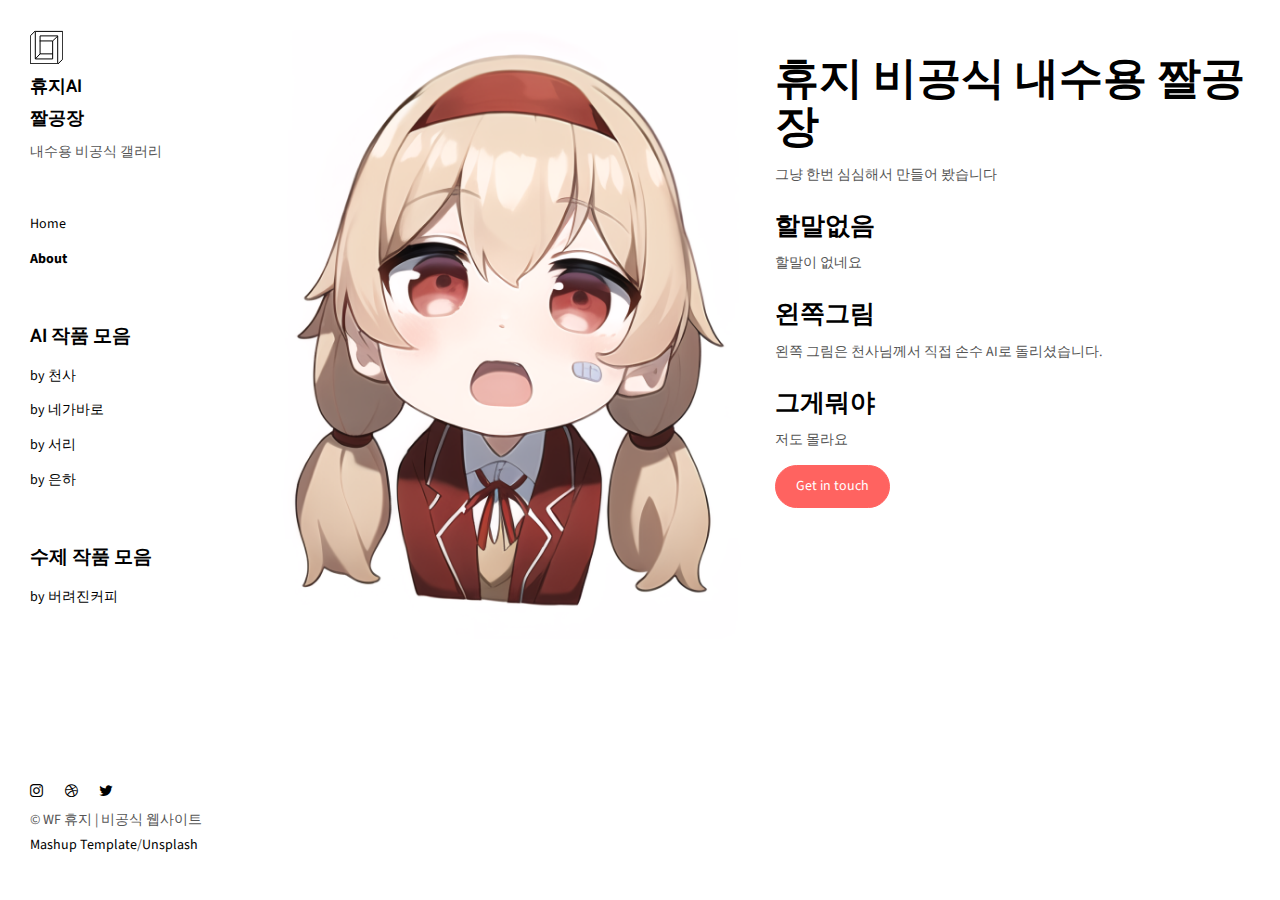
<file: about.html>
<!DOCTYPE html>
<html lang="en">

<head>
  <meta charset="UTF-8">
  <meta content="IE=edge" http-equiv="X-UA-Compatible">
  <meta content="width=device-width,initial-scale=1" name="viewport">
  <meta content="description" name="description">
  <meta name="google" content="notranslate" />
  <meta content="Mashup templates have been developped by Orson.io team" name="author">

  <!-- Disable tap highlight on IE -->
  <meta name="msapplication-tap-highlight" content="no">
  
  <link href="./assets/apple-icon-180x180.png" rel="apple-touch-icon">
  <link href="./assets/favicon.ico" rel="icon">



  <title>휴지 짤공장 (비공식)</title>  

<link href="./main.82cfd66e.css" rel="stylesheet"></head>

<body>

 <!-- Add your content of header -->
<header class="">
  <div class="navbar navbar-default visible-xs">
    <button type="button" class="navbar-toggle collapsed">
      <span class="sr-only">Toggle navigation</span>
      <span class="icon-bar"></span>
      <span class="icon-bar"></span>
      <span class="icon-bar"></span>
    </button>
    <a href="./index.html" class="navbar-brand">Mashup Template</a>
  </div>

  <nav class="sidebar">
    <div class="navbar-collapse" id="navbar-collapse">
      <div class="site-header hidden-xs">
          <a class="site-brand" href="./index.html" title="">
            <img class="img-responsive site-logo" alt="" src="./assets/images/mashup-logo.svg">
            휴지AI<br>짤공장
          </a>
        <p>내수용 비공식 갤러리</p>
      </div>
      <ul class="nav">
        <li><a href="./index.html" title="">Home</a></li>
        <li><a href="./about.html" title="">About</a></li>
        <p></p><br>
        <p>
        <h4>AI 작품 모음</h4>
        </p>
        <li><a href="./artist_1004.html" title="">by 천사</a></li>
        <li><a href="./artist_neba.html" title="">by 네가바로</a></li>
        <li><a href="./artist_seori.html" title="">by 서리</a></li>
        <li><a href="./artist_eunha.html" title="">by 은하</a></li>
        <p></p><br>
        <p>
        <h4>수제 작품 모음</h4>
        </p>
        <li><a href="./artist_coffee.html" title="">by 버려진커피</a></li>
<!--
        <li><a href="./contact.html" title="">Contact</a></li>
        <li><a href="./components.html" title=""></a></li>
-->
      </ul>

      <nav class="nav-footer">
        <p class="nav-footer-social-buttons">
          <a class="fa-icon" href="https://www.instagram.com/" title="">
            <i class="fa fa-instagram"></i>
          </a>
          <a class="fa-icon" href="https://dribbble.com/" title="">
            <i class="fa fa-dribbble"></i>
          </a>
          <a class="fa-icon" href="https://twitter.com/" title="">
            <i class="fa fa-twitter"></i>
          </a>
        </p>
        <p>© WF 휴지 | 비공식 웹사이트 <a href="http://www.mashup-template.com/" title="Create website with free html template">Mashup Template</a>/<a href="https://www.unsplash.com/" title="Beautiful Free Images">Unsplash</a></p>
      </nav>  
    </div> 
  </nav>
</header>
<main class="" id="main-collapse">


<div class="row">
  <div class="col-xs-12 col-md-6">
    <img class="img-responsive" alt="" src="./assets/images/1004/1004_27.png">
  </div>
  <div class="col-xs-12 col-md-6">
    <h1>휴지 비공식 내수용 짤공장</h1>
    
    <p>그냥 한번 심심해서 만들어 봤습니다</p>
    
    <h3>할말없음 </h3>

    <p>할말이 없네요</p>

    <h3>왼쪽그림 </h3>
    
    <p>왼쪽 그림은 천사님께서 직접 손수 AI로 돌리셨습니다.</p>
    <h3>그게뭐야 </h3>
    <p>저도 몰라요</p>
    
    <a href="contact.html" class="btn btn-primary" title=""> Get in touch</a>
 </div>
</div>
    
</main>

<script>
document.addEventListener("DOMContentLoaded", function (event) {
  navbarToggleSidebar();
  navActivePage();
});
</script>

<!-- Google Analytics: change UA-XXXXX-X to be your site's ID 

<script>
  (function (i, s, o, g, r, a, m) {
    i['GoogleAnalyticsObject'] = r; i[r] = i[r] || function () {
      (i[r].q = i[r].q || []).push(arguments)
    }, i[r].l = 1 * new Date(); a = s.createElement(o),
      m = s.getElementsByTagName(o)[0]; a.async = 1; a.src = g; m.parentNode.insertBefore(a, m)
  })(window, document, 'script', '//www.google-analytics.com/analytics.js', 'ga');
  ga('create', 'UA-XXXXX-X', 'auto');
  ga('send', 'pageview');
</script>

--> <script type="text/javascript" src="./main.85741bff.js"></script></body>

</html>
</file>
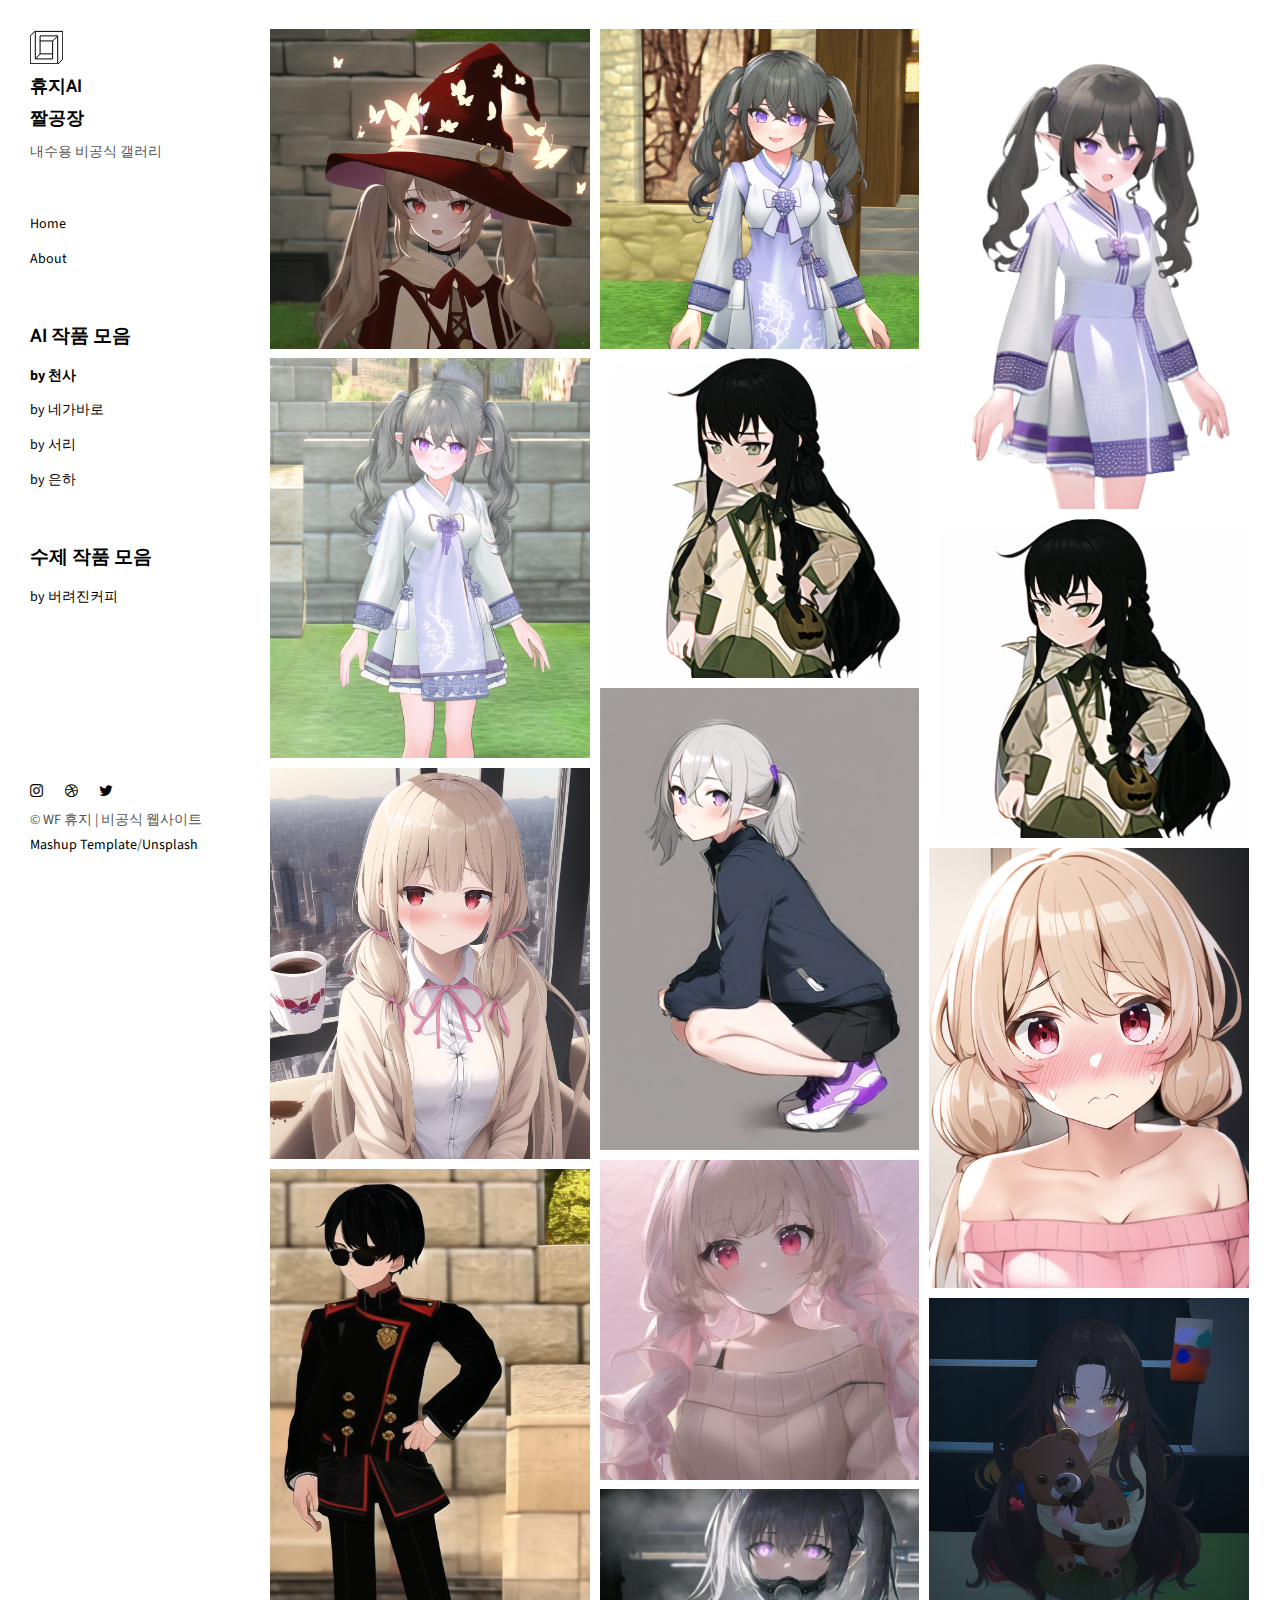
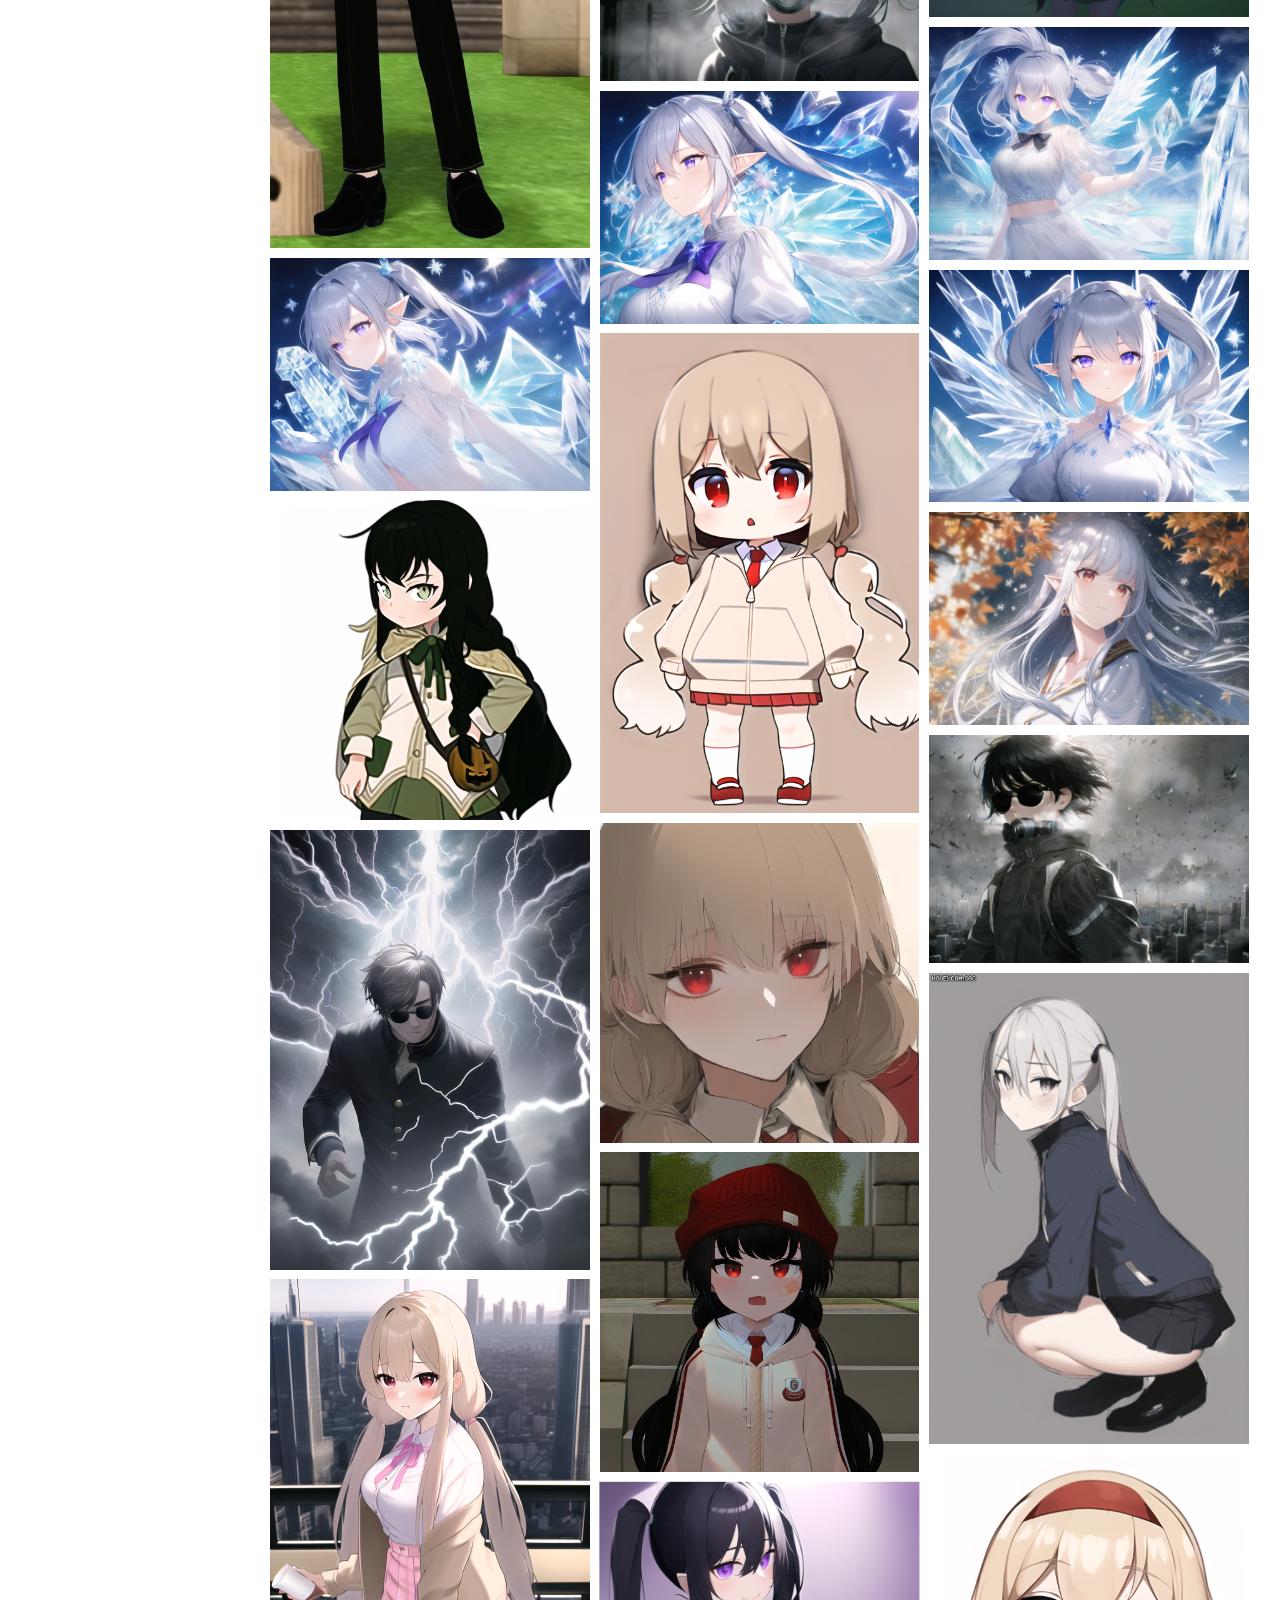
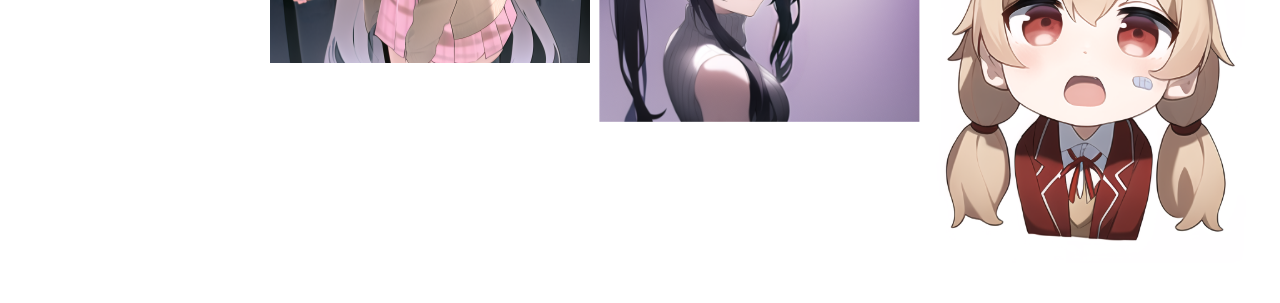
<file: artist_1004.html>
<!DOCTYPE html>
<html lang="en">

<head>
  <meta charset="UTF-8">
  <meta content="IE=edge" http-equiv="X-UA-Compatible">
  <meta content="width=device-width,initial-scale=1" name="viewport">
  <meta content="Page description" name="description">
  <meta name="google" content="notranslate" />
  <meta content="Mashup templates have been developped by Orson.io team" name="author">

  <!-- Disable tap highlight on IE -->
  <meta name="msapplication-tap-highlight" content="no">
  
  <link href="./assets/apple-icon-180x180.png" rel="apple-touch-icon">
  <link href="./assets/favicon.ico" rel="icon">



  <title>휴지 짤공장 (비공식)</title>  

<link href="./main.82cfd66e.css" rel="stylesheet"></head>

<body>

<!-- Add your content of header -->
<header class="">
  <div class="navbar navbar-default visible-xs">
    <button type="button" class="navbar-toggle collapsed">
      <span class="sr-only">Toggle navigation</span>
      <span class="icon-bar"></span>
      <span class="icon-bar"></span>
      <span class="icon-bar"></span>
    </button>
    <a href="./index.html" class="navbar-brand">Mashup Template</a>
  </div>

  <nav class="sidebar">
    <div class="navbar-collapse" id="navbar-collapse">
      <div class="site-header hidden-xs">
          <a class="site-brand" href="./index.html" title="">
            <img class="img-responsive site-logo" alt="" src="./assets/images/mashup-logo.svg">
            휴지AI<br>
            짤공장
          </a>
        <p>내수용 비공식 갤러리</p>
      </div>
      <ul class="nav">
        <li><a href="./index.html" title="">Home</a></li>
        <li><a href="./about.html" title="">About</a></li>
        <p></p><br>
        <p>
        <h4>AI 작품 모음</h4>
        </p>
        <li><a href="./artist_1004.html" title="">by 천사</a></li>
        <li><a href="./artist_neba.html" title="">by 네가바로</a></li>
        <li><a href="./artist_seori.html" title="">by 서리</a></li>
        <li><a href="./artist_eunha.html" title="">by 은하</a></li>
        <p></p><br>
        <p>
        <h4>수제 작품 모음</h4>
        </p>
        <li><a href="./artist_coffee.html" title="">by 버려진커피</a></li>
<!--
        <li><a href="./contact.html" title="">Contact</a></li>
        <li><a href="./components.html" title=""></a></li>
-->
      </ul>

      <nav class="nav-footer">
        <p class="nav-footer-social-buttons">
          <a class="fa-icon" href="https://www.instagram.com/" title="">
            <i class="fa fa-instagram"></i>
          </a>
          <a class="fa-icon" href="https://dribbble.com/" title="">
            <i class="fa fa-dribbble"></i>
          </a>
          <a class="fa-icon" href="https://twitter.com/" title="">
            <i class="fa fa-twitter"></i>
          </a>
        </p>
        <p>© WF 휴지 | 비공식 웹사이트 <a href="http://www.mashup-template.com/" title="Create website with free html template">Mashup Template</a>/<a href="https://www.unsplash.com/" title="Beautiful Free Images">Unsplash</a></p>
      </nav>  
    </div> 
  </nav>
</header>
<main class="" id="main-collapse">
</div>

<div class="hero-full-wrapper">
  <div class="grid">
  <div class="gutter-sizer"></div>
    <div class="grid-sizer"></div>
    
    <div class="grid-item">
      <img class="img-responsive" alt="" src="./assets/images/1004/1004_01.png">
      <a href="./assets/images/1004/1004_01.png" class="project-description">
        <div class="project-text-holder">
          <div class="project-text-inner">
            <h3>자캐</h3>
            <p>by 천사</p>
          </div>
        </div>
      </a>
    </div>

    <div class="grid-item">
      <img class="img-responsive" alt="" src="./assets/images/1004/1004_02.png">
      <a href="./assets/images/1004/1004_02.png" class="project-description">
        <div class="project-text-holder">
          <div class="project-text-inner">
            <h3>서리</h3>
            <p>by 천사</p>
          </div>
        </div>
      </a>
    </div>

    <div class="grid-item">
      <img class="img-responsive" alt="" src="./assets/images/1004/1004_03.png">
      <a href="./assets/images/1004/1004_03.png" class="project-description">
        <div class="project-text-holder">
          <div class="project-text-inner">
            <h3>서리</h3>
            <p>by 천사</p>
          </div>
        </div>
      </a>
    </div>

    <div class="grid-item">
      <img class="img-responsive" alt="" src="./assets/images/1004/1004_04.png">
      <a href="./assets/images/1004/1004_04.png" class="project-description">
        <div class="project-text-holder">
          <div class="project-text-inner">
            <h3>서리</h3>
            <p>by 천사</p>
          </div>
        </div>
      </a>
    </div>

    <div class="grid-item">
      <img class="img-responsive" alt="" src="./assets/images/1004/1004_05.png">
      <a href="./assets/images/1004/1004_05.png" class="project-description">
        <div class="project-text-holder">
          <div class="project-text-inner">
            <h3>삭삭구나</h3>
            <p>by 천사</p>
          </div>
        </div>
      </a>
    </div>

    <div class="grid-item">
      <img class="img-responsive" alt="" src="./assets/images/1004/1004_06.png">
      <a href="./assets/images/1004/1004_06.png" class="project-description">
        <div class="project-text-holder">
          <div class="project-text-inner">
            <h3>삭삭구나</h3>
            <p>by 천사</p>
          </div>
        </div>
      </a>
    </div>

    <div class="grid-item">
      <img class="img-responsive" alt="" src="./assets/images/1004/1004_07.png">
      <a href="./assets/images/1004/1004_07.png" class="project-description">
        <div class="project-text-holder">
          <div class="project-text-inner">
            <h3>서리</h3>
            <p>by 천사</p>
          </div>
        </div>
      </a>
    </div>

    <div class="grid-item">
      <img class="img-responsive" alt="" src="./assets/images/1004/1004_08.png">
      <a href="./assets/images/1004/1004_08.png" class="project-description">
        <div class="project-text-holder">
          <div class="project-text-inner">
            <h3>쏟아진커피</h3>
            <p>by 천사</p>
          </div>
        </div>
      </a>
    </div>

    <div class="grid-item">
      <img class="img-responsive" alt="" src="./assets/images/1004/1004_09.png">
      <a href="./assets/images/1004/1004_09.png" class="project-description">
        <div class="project-text-holder">
          <div class="project-text-inner">
            <h3>커비..?</h3>
            <p>by 천사</p>
          </div>
        </div>
      </a>
    </div>

    <div class="grid-item">
      <img class="img-responsive" alt="" src="./assets/images/1004/1004_10.png">
      <a href="./assets/images/1004/1004_10.png" class="project-description">
        <div class="project-text-holder">
          <div class="project-text-inner">
            <h3>커비</h3>
            <p>by 천사</p>
          </div>
        </div>
      </a>
    </div>

    <div class="grid-item">
      <img class="img-responsive" alt="" src="./assets/images/1004/1004_11.png">
      <a href="./assets/images/1004/1004_11.png" class="project-description">
        <div class="project-text-holder">
          <div class="project-text-inner">
            <h3>뭔가남캐</h3>
            <p>by 천사</p>
          </div>
        </div>
      </a>
    </div>

    <div class="grid-item">
      <img class="img-responsive" alt="" src="./assets/images/1004/1004_12.png">
      <a href="./assets/images/1004/1004_12.png" class="project-description">
        <div class="project-text-holder">
          <div class="project-text-inner">
            <h3>삭삭구나</h3>
            <p>by 천사</p>
          </div>
        </div>
      </a>
    </div>

    <div class="grid-item">
      <img class="img-responsive" alt="" src="./assets/images/1004/1004_13.png">
      <a href="./assets/images/1004/1004_13.png" class="project-description">
        <div class="project-text-holder">
          <div class="project-text-inner">
            <h3>무제</h3>
            <p>by 천사</p>
          </div>
        </div>
      </a>
    </div>

    <div class="grid-item">
      <img class="img-responsive" alt="" src="./assets/images/1004/1004_14.png">
      <a href="./assets/images/1004/1004_14.png" class="project-description">
        <div class="project-text-holder">
          <div class="project-text-inner">
            <h3>서리</h3>
            <p>by 천사</p>
          </div>
        </div>
      </a>
    </div>

    <div class="grid-item">
      <img class="img-responsive" alt="" src="./assets/images/1004/1004_15.png">
      <a href="./assets/images/1004/1004_15.png" class="project-description">
        <div class="project-text-holder">
          <div class="project-text-inner">
            <h3>서리</h3>
            <p>by 천사</p>
          </div>
        </div>
      </a>
    </div>

    <div class="grid-item">
      <img class="img-responsive" alt="" src="./assets/images/1004/1004_16.png">
      <a href="./assets/images/1004/1004_16.png" class="project-description">
        <div class="project-text-holder">
          <div class="project-text-inner">
            <h3>서리</h3>
            <p>by 천사</p>
          </div>
        </div>
      </a>
    </div>

    <div class="grid-item">
      <img class="img-responsive" alt="" src="./assets/images/1004/1004_17.png">
      <a href="./assets/images/1004/1004_17.png" class="project-description">
        <div class="project-text-holder">
          <div class="project-text-inner">
            <h3>서리</h3>
            <p>by 천사</p>
          </div>
        </div>
      </a>
    </div>

    <div class="grid-item">
      <img class="img-responsive" alt="" src="./assets/images/1004/1004_18.png">
      <a href="./assets/images/1004/1004_18.png" class="project-description">
        <div class="project-text-holder">
          <div class="project-text-inner">
            <h3>자캐SD</h3>
            <p>by 천사</p>
          </div>
        </div>
      </a>
    </div>

    <div class="grid-item">
      <img class="img-responsive" alt="" src="./assets/images/1004/1004_19.png">
      <a href="./assets/images/1004/1004_19.png" class="project-description">
        <div class="project-text-holder">
          <div class="project-text-inner">
            <h3>삭삭구나</h3>
            <p>by 천사</p>
          </div>
        </div>
      </a>
    </div>

    <div class="grid-item">
      <img class="img-responsive" alt="" src="./assets/images/1004/1004_20.png">
      <a href="./assets/images/1004/1004_20.png" class="project-description">
        <div class="project-text-holder">
          <div class="project-text-inner">
            <h3>은하</h3>
            <p>by 천사</p>
          </div>
        </div>
      </a>
    </div>

    <div class="grid-item">
      <img class="img-responsive" alt="" src="./assets/images/1004/1004_21.png">
      <a href="./assets/images/1004/1004_21.png" class="project-description">
        <div class="project-text-holder">
          <div class="project-text-inner">
            <h3>무제</h3>
            <p>by 천사</p>
          </div>
        </div>
      </a>
    </div>

    <div class="grid-item">
      <img class="img-responsive" alt="" src="./assets/images/1004/1004_22.png">
      <a href="./assets/images/1004/1004_22.png" class="project-description">
        <div class="project-text-holder">
          <div class="project-text-inner">
            <h3>자캐txt</h3>
            <p>by 천사</p>
          </div>
        </div>
      </a>
    </div>

    <div class="grid-item">
      <img class="img-responsive" alt="" src="./assets/images/1004/1004_23.png">
      <a href="./assets/images/1004/1004_23.png" class="project-description">
        <div class="project-text-holder">
          <div class="project-text-inner">
            <h3>무제</h3>
            <p>by 천사</p>
          </div>
        </div>
      </a>
    </div>

    <div class="grid-item">
      <img class="img-responsive" alt="" src="./assets/images/1004/1004_24.gif">
      <a href="./assets/images/1004/1004_24.gif" class="project-description">
        <div class="project-text-holder">
          <div class="project-text-inner">
            <h3>서리</h3>
            <p>by 천사</p>
          </div>
        </div>
      </a>
    </div>

    <div class="grid-item">
      <img class="img-responsive" alt="" src="./assets/images/1004/1004_25.png">
      <a href="./assets/images/1004/1004_25.png" class="project-description">
        <div class="project-text-holder">
          <div class="project-text-inner">
            <h3>자캐</h3>
            <p>by 천사</p>
          </div>
        </div>
      </a>
    </div>

    <div class="grid-item">
      <img class="img-responsive" alt="" src="./assets/images/1004/1004_26.png">
      <a href="./assets/images/1004/1004_26.png" class="project-description">
        <div class="project-text-holder">
          <div class="project-text-inner">
            <h3>버려진커피</h3>
            <p>by 천사</p>
          </div>
        </div>
      </a>
    </div>

    <div class="grid-item">
      <img class="img-responsive" alt="" src="./assets/images/1004/1004_27.png">
      <a href="./assets/images/1004/1004_27.png" class="project-description">
        <div class="project-text-holder">
          <div class="project-text-inner">
            <h3>천사SD</h3>
            <p>by 천사</p>
          </div>
        </div>
      </a>
    </div>

    <div class="grid-item">
      <img class="img-responsive" alt="" src="./assets/images/1004/1004_28.png">
      <a href="./assets/images/1004/1004_28.png" class="project-description">
        <div class="project-text-holder">
          <div class="project-text-inner">
            <h3>서리</h3>
            <p>by 천사</p>
          </div>
        </div>
      </a>
    </div>

  </div>
</div>

<script>
  document.addEventListener("DOMContentLoaded", function (event) {
     masonryBuild();
  });
</script>

</main>

<script>
document.addEventListener("DOMContentLoaded", function (event) {
  navbarToggleSidebar();
  navActivePage();
});
</script>

<!-- Google Analytics: change UA-XXXXX-X to be your site's ID 

<script>
  (function (i, s, o, g, r, a, m) {
    i['GoogleAnalyticsObject'] = r; i[r] = i[r] || function () {
      (i[r].q = i[r].q || []).push(arguments)
    }, i[r].l = 1 * new Date(); a = s.createElement(o),
      m = s.getElementsByTagName(o)[0]; a.async = 1; a.src = g; m.parentNode.insertBefore(a, m)
  })(window, document, 'script', '//www.google-analytics.com/analytics.js', 'ga');
  ga('create', 'UA-XXXXX-X', 'auto');
  ga('send', 'pageview');
</script>

--><script type="text/javascript" src="./main.85741bff.js"></script></body>

</html>
</file>
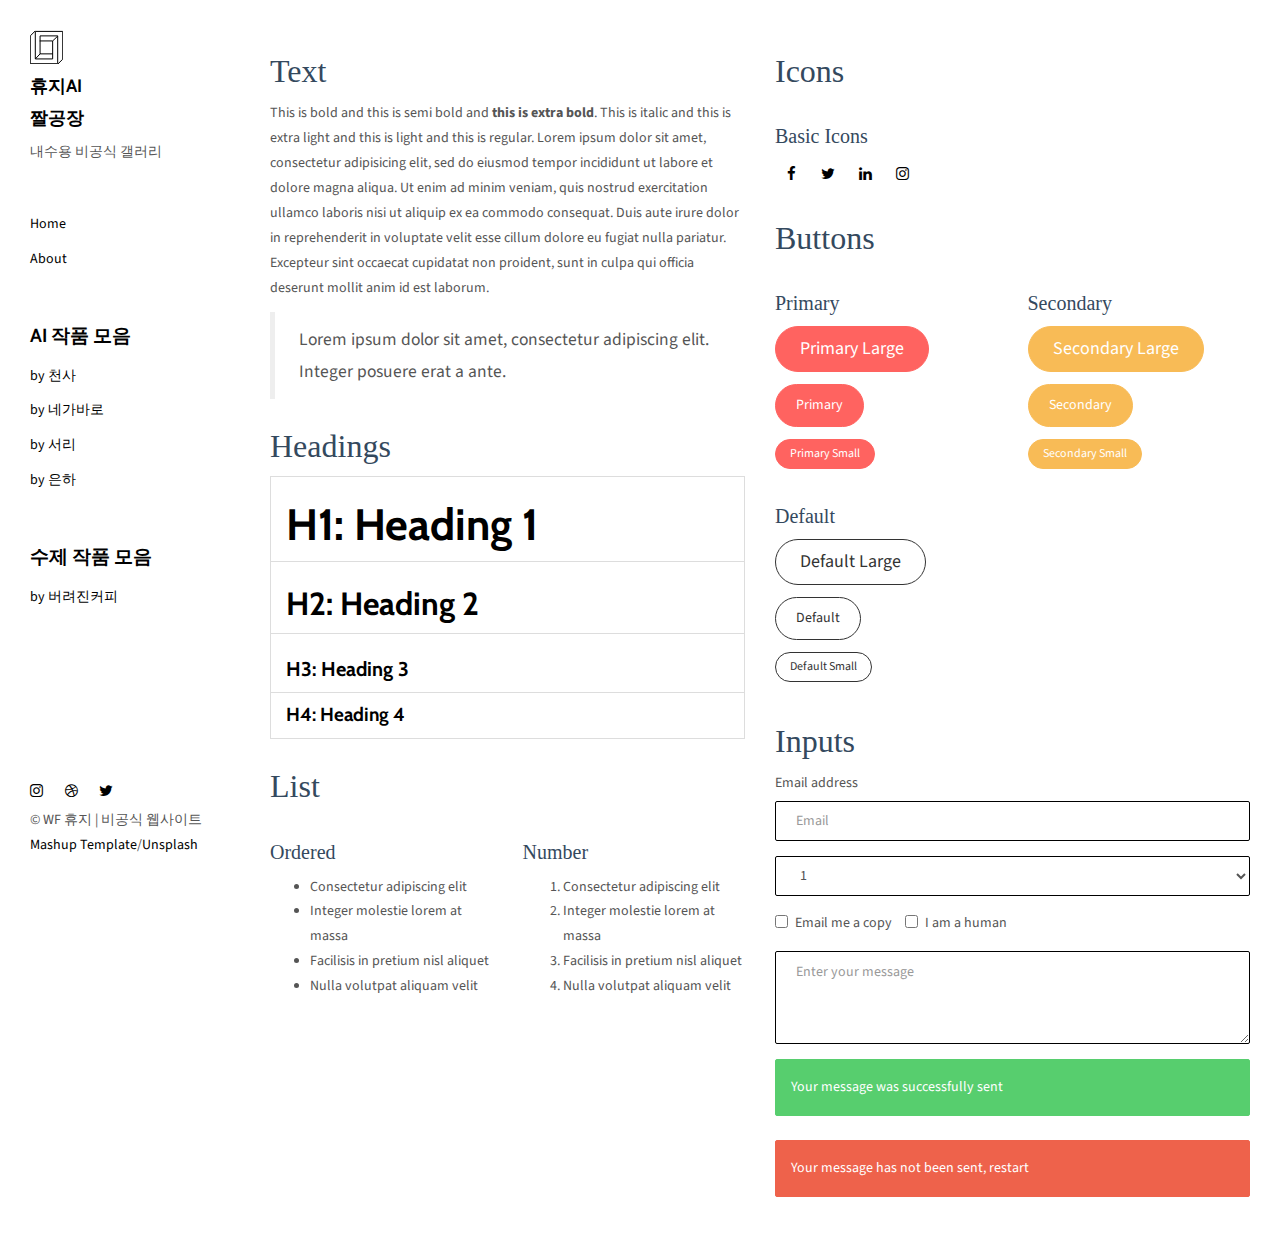
<file: components.html>
<!DOCTYPE html>
<html lang="en">

<head>
  <meta charset="UTF-8">
  <meta content="IE=edge" http-equiv="X-UA-Compatible">
  <meta content="width=device-width,initial-scale=1" name="viewport">
  <meta content="description" name="description">
  <meta name="google" content="notranslate" />
  <meta content="Mashup templates have been developped by Orson.io team" name="author">

  <!-- Disable tap highlight on IE -->
  <meta name="msapplication-tap-highlight" content="no">
  
  <link href="./assets/apple-icon-180x180.png" rel="apple-touch-icon">
  <link href="./assets/favicon.ico" rel="icon">



  <title>휴지 짤공장 (비공식)</title>  

<link href="./main.82cfd66e.css" rel="stylesheet"></head>

<body>

 <!-- Add your content of header -->
<header class="">
  <div class="navbar navbar-default visible-xs">
    <button type="button" class="navbar-toggle collapsed">
      <span class="sr-only">Toggle navigation</span>
      <span class="icon-bar"></span>
      <span class="icon-bar"></span>
      <span class="icon-bar"></span>
    </button>
    <a href="./index.html" class="navbar-brand">Mashup Template</a>
  </div>

  <nav class="sidebar">
    <div class="navbar-collapse" id="navbar-collapse">
      <div class="site-header hidden-xs">
          <a class="site-brand" href="./index.html" title="">
            <img class="img-responsive site-logo" alt="" src="./assets/images/mashup-logo.svg">
            휴지AI<br>짤공장
          </a>
        <p>내수용 비공식 갤러리</p>
      </div>
      <ul class="nav">
        <li><a href="./index.html" title="">Home</a></li>
        <li><a href="./about.html" title="">About</a></li>
        <p></p><br>
        <p>
        <h4>AI 작품 모음</h4>
        </p>
        <li><a href="./artist_1004.html" title="">by 천사</a></li>
        <li><a href="./artist_neba.html" title="">by 네가바로</a></li>
        <li><a href="./artist_seori.html" title="">by 서리</a></li>
        <li><a href="./artist_eunha.html" title="">by 은하</a></li>
        <p></p><br>
        <p>
        <h4>수제 작품 모음</h4>
        </p>
        <li><a href="./artist_coffee.html" title="">by 버려진커피</a></li>
<!--
        <li><a href="./contact.html" title="">Contact</a></li>
        <li><a href="./components.html" title=""></a></li>
-->
      </ul>

      <nav class="nav-footer">
        <p class="nav-footer-social-buttons">
          <a class="fa-icon" href="https://www.instagram.com/" title="">
            <i class="fa fa-instagram"></i>
          </a>
          <a class="fa-icon" href="https://dribbble.com/" title="">
            <i class="fa fa-dribbble"></i>
          </a>
          <a class="fa-icon" href="https://twitter.com/" title="">
            <i class="fa fa-twitter"></i>
          </a>
        </p>
        <p>© WF 휴지 | 비공식 웹사이트 <a href="http://www.mashup-template.com/" title="Create website with free html template">Mashup Template</a>/<a href="https://www.unsplash.com/" title="Beautiful Free Images">Unsplash</a></p>
      </nav>  
    </div> 
  </nav>
</header>
<main class="" id="main-collapse">


<!-- Add your site or app content here -->

    <div class="row">
      <div class="col-xs-12 col-md-6">

        <div class="template-example">
          <h2 class="template-title-example">Text</h2>
          <p>This is bold and this is semi bold and <b>this is extra bold</b>. This is italic and this is extra light and this is light
          and this is regular. Lorem ipsum dolor sit amet, consectetur adipisicing elit, sed do eiusmod
          tempor incididunt ut labore et dolore magna aliqua. Ut enim ad minim veniam,
          quis nostrud exercitation ullamco laboris nisi ut aliquip ex ea commodo
          consequat. Duis aute irure dolor in reprehenderit in voluptate velit esse
          cillum dolore eu fugiat nulla pariatur. Excepteur sint occaecat cupidatat non
          proident, sunt in culpa qui officia deserunt mollit anim id est laborum.

          <blockquote>
            <p>Lorem ipsum dolor sit amet, consectetur adipiscing elit. Integer posuere erat a ante.</p>
          </blockquote>
          
          </p>
        </div>

        <div class="template-example">
          <h2 class="template-title-example">Headings</h2>
          
          <table class="table table-bordered">
            <tr><td><h1>H1: Heading 1</h1></td></tr>
            <tr><td><h2>H2: Heading 2</h2></td></tr>
            <tr><td><h3>H3: Heading 3</h3></td></tr>
            <tr><td><h4>H4: Heading 4</h4></td></tr>
          </table>
          
        </div>

        
        <div class="template-example">
          <h2 class="template-title-example">List</h2>
          <div class="row">
            <div class="col-md-6">
              <h3 class="template-title-example">Ordered</h3>
              <ul>
                <li>Consectetur adipiscing elit</li>
                <li>Integer molestie lorem at massa</li>
                <li>Facilisis in pretium nisl aliquet</li>
                <li>Nulla volutpat aliquam velit</li>
              </ul>
            </div>
            <div class="col-md-6">
              <h3 class="template-title-example">Number</h3>
              <ol>
                <li>Consectetur adipiscing elit</li>
                <li>Integer molestie lorem at massa</li>
                <li>Facilisis in pretium nisl aliquet</li>
                <li>Nulla volutpat aliquam velit</li>
              </ol>
            </div>
          </div>
        </div>
        

        
      </div>

      <div class="col-xs-12 col-md-6">
        <div class="template-example">
          <h2 class="template-title-example">Icons</h2>
          
          <div class="row">
            
            <div class="col-md-6">
               <h3 class="template-title-example">Basic Icons</h2>
                <ul class="list-icons">
                  <li>
                    <span class="fa-icon">
                      <i class="fa fa-facebook"></i>
                    </span>
                  </li>
                  <li>
                    <span class="fa-icon">
                      <i class="fa fa-twitter"></i>
                    </span>
                  </li>
                  <li>
                    <span class="fa-icon">
                      <i class="fa fa-linkedin"></i>
                    </span>
                  </li>
                  <li>
                    <span class="fa-icon">
                      <i class="fa fa-instagram"></i>
                    </span>
                  </li>
                </ul>
            </div>

          </div>


          


        </div>

        <div class="template-example">
          <h2 class="template-title-example">Buttons</h2>
          <div class="row">
            <div class="col-md-6">
              <h3 class="template-title-example">Primary</h2>
              <div class="row">
                  <div class="col-md-6">
                  <p><a href="" class="btn btn-primary btn-lg">Primary Large</a></p>
                  <p><a href="" class="btn btn-primary">Primary </a></p>
                  <p><a href="" class="btn btn-primary btn-sm">Primary Small</a></p>
                </div>
              </div>

              <h3 class="template-title-example">Default</h2>
              <div class="row">
                  <div class="col-md-6">
                  <p><a href="" class="btn btn-default btn-lg">Default Large</a></p>
                  <p><a href="" class="btn btn-default">Default </a></p>
                  <p><a href="" class="btn btn-default btn-sm">Default Small</a></p>
                </div>
              </div>

            </div>

            <div class="col-md-6">
              <h3 class="template-title-example">Secondary</h2>
              <div class="row">
                  <div class="col-md-6">
                  <p><a href="" class="btn btn-info btn-lg">Secondary Large</a></p>
                  <p><a href="" class="btn btn-info">Secondary </a></p>
                  <p><a href="" class="btn btn-info btn-sm">Secondary Small</a></p>
                </div>
              </div>
            </div>
          </div>
        </div>
        
        <div class="template-example">
          <h2 class="template-title-example">Inputs</h2>

            <div class="form-group">
              <label for="exampleInputEmail1">Email address</label>
              <input type="email" class="form-control" id="exampleInputEmail1" placeholder="Email">
            </div>

            <div class="form-group">
              <select class="form-control">
                <option>1</option>
                <option>2</option>
                <option>3</option>
                <option>4</option>
                <option>5</option>
              </select>
            </div>

            <div class="form-group">
              <label class="checkbox-inline">
                <input 
                type="checkbox" id="inlineCheckbox1" value="option1"> Email me a copy
              </label>
              <label class="checkbox-inline">
                <input type="checkbox" id="inlineCheckbox2" value="option2"> I am a human
              </label>
            </div>

            <div class="form-group">
              <textarea class="form-control" rows="3" placeholder="Enter your message"></textarea>
            </div>
            
            <div class="alert alert-success" role="alert">Your message was successfully sent</div>
            <div class="alert alert-danger" role="alert">Your message has not been sent, restart</div>
        </div>




      </div>
    </div>
 

</main>

<script>
document.addEventListener("DOMContentLoaded", function (event) {
  navbarToggleSidebar();
  navActivePage();
});
</script>

<!-- Google Analytics: change UA-XXXXX-X to be your site's ID 

<script>
  (function (i, s, o, g, r, a, m) {
    i['GoogleAnalyticsObject'] = r; i[r] = i[r] || function () {
      (i[r].q = i[r].q || []).push(arguments)
    }, i[r].l = 1 * new Date(); a = s.createElement(o),
      m = s.getElementsByTagName(o)[0]; a.async = 1; a.src = g; m.parentNode.insertBefore(a, m)
  })(window, document, 'script', '//www.google-analytics.com/analytics.js', 'ga');
  ga('create', 'UA-XXXXX-X', 'auto');
  ga('send', 'pageview');
</script>

--> <script type="text/javascript" src="./main.85741bff.js"></script></body>

</html>
</file>
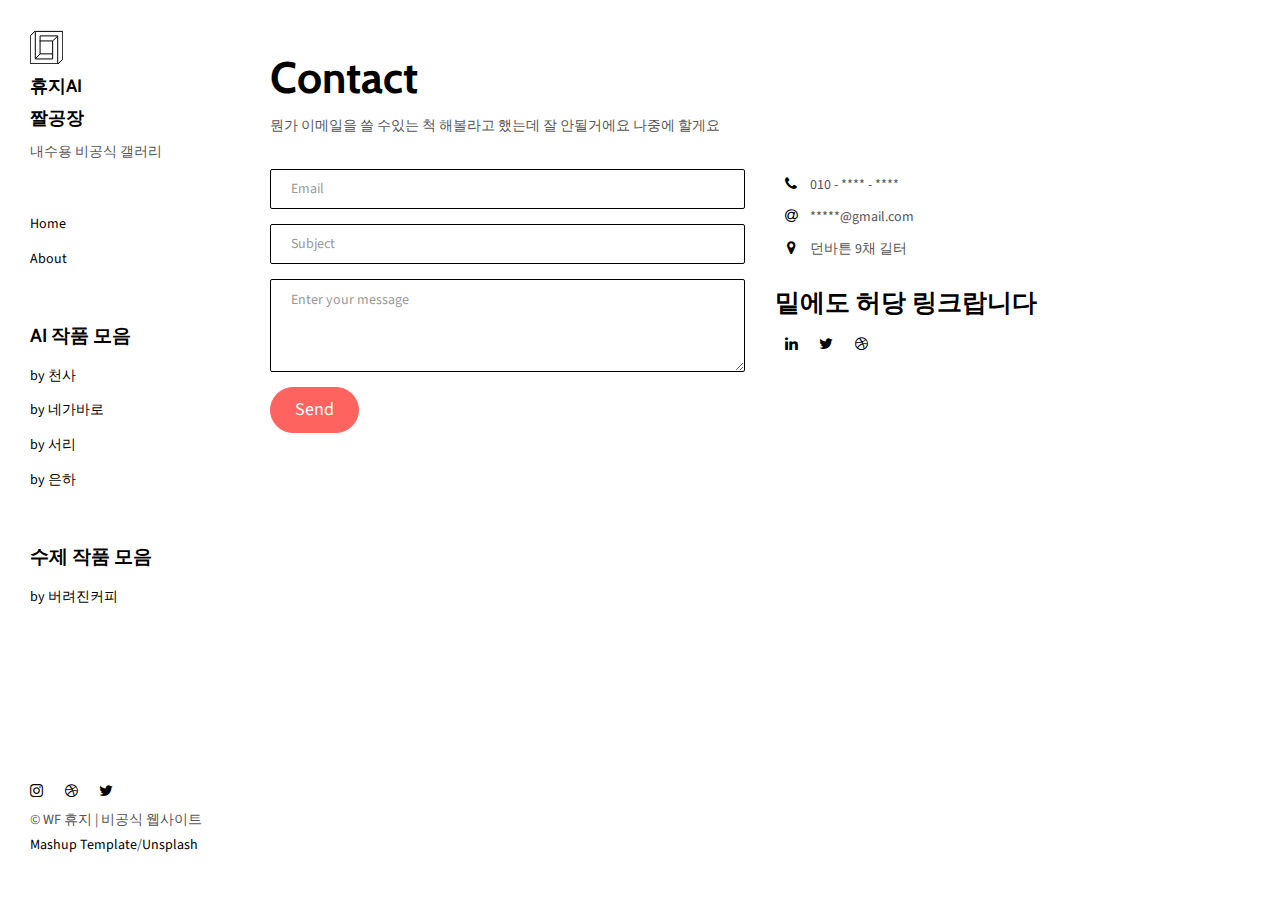
<file: contact.html>
<!DOCTYPE html>
<html lang="en">

<head>
  <meta charset="UTF-8">
  <meta content="IE=edge" http-equiv="X-UA-Compatible">
  <meta content="width=device-width,initial-scale=1" name="viewport">
  <meta content="description" name="description">
  <meta name="google" content="notranslate" />
  <meta content="Mashup templates have been developped by Orson.io team" name="author">

  <!-- Disable tap highlight on IE -->
  <meta name="msapplication-tap-highlight" content="no">
  
  <link href="./assets/apple-icon-180x180.png" rel="apple-touch-icon">
  <link href="./assets/favicon.ico" rel="icon">



  <title>휴지 짤공장 (비공식)</title>  

<link href="./main.82cfd66e.css" rel="stylesheet"></head>

<body>

 <!-- Add your content of header -->
<header class="">
  <div class="navbar navbar-default visible-xs">
    <button type="button" class="navbar-toggle collapsed">
      <span class="sr-only">Toggle navigation</span>
      <span class="icon-bar"></span>
      <span class="icon-bar"></span>
      <span class="icon-bar"></span>
    </button>
    <a href="./index.html" class="navbar-brand">Mashup Template</a>
  </div>

  <nav class="sidebar">
    <div class="navbar-collapse" id="navbar-collapse">
      <div class="site-header hidden-xs">
          <a class="site-brand" href="./index.html" title="">
            <img class="img-responsive site-logo" alt="" src="./assets/images/mashup-logo.svg">
            휴지AI<br>짤공장
          </a>
        <p>내수용 비공식 갤러리</p>
      </div>
      <ul class="nav">
        <li><a href="./index.html" title="">Home</a></li>
        <li><a href="./about.html" title="">About</a></li>
        <p></p><br>
        <p>
        <h4>AI 작품 모음</h4>
        </p>
        <li><a href="./artist_1004.html" title="">by 천사</a></li>
        <li><a href="./artist_neba.html" title="">by 네가바로</a></li>
        <li><a href="./artist_seori.html" title="">by 서리</a></li>
        <li><a href="./artist_eunha.html" title="">by 은하</a></li>
        <p></p><br>
        <p>
        <h4>수제 작품 모음</h4>
        </p>
        <li><a href="./artist_coffee.html" title="">by 버려진커피</a></li>
<!--
        <li><a href="./contact.html" title="">Contact</a></li>
        <li><a href="./components.html" title=""></a></li>
-->
      </ul>

      <nav class="nav-footer">
        <p class="nav-footer-social-buttons">
          <a class="fa-icon" href="https://www.instagram.com/" title="">
            <i class="fa fa-instagram"></i>
          </a>
          <a class="fa-icon" href="https://dribbble.com/" title="">
            <i class="fa fa-dribbble"></i>
          </a>
          <a class="fa-icon" href="https://twitter.com/" title="">
            <i class="fa fa-twitter"></i>
          </a>
        </p>
        <p>© WF 휴지 | 비공식 웹사이트 <a href="http://www.mashup-template.com/" title="Create website with free html template">Mashup Template</a>/<a href="https://www.unsplash.com/" title="Beautiful Free Images">Unsplash</a></p>
      </nav>  
    </div> 
  </nav>
</header>
<main class="" id="main-collapse">


<div class="row">
  <div class="col-xs-12">
    <div class="section-container-spacer">
      <h1>Contact</h1>
      <p>뭔가 이메일을 쓸 수있는 척 해볼라고 했는데 잘 안될거에요 나중에 할게요</p>
    </div>
    <div class="section-container-spacer">
       <form action="" class="reveal-content">
          <div class="row">
            <div class="col-md-6">
              <div class="form-group">
                <input type="email" class="form-control" id="email" placeholder="Email">
              </div>
              <div class="form-group">
                <input type="text" class="form-control" id="subject" placeholder="Subject">
              </div>
              <div class="form-group">
                <textarea class="form-control" rows="3" placeholder="Enter your message"></textarea>
              </div>
              <button type="submit" class="btn btn-primary btn-lg">Send</button>
            </div>
            <div class="col-md-6">
              <ul class="list-unstyled address-container">
                <li>
                  <span class="fa-icon">
                    <i class="fa fa-phone" aria-hidden="true"></i>
                  </span>
                  010 - **** - ****
                </li>
                <li>
                  <span class="fa-icon">
                    <i class="fa fa-at" aria-hidden="true"></i>
                  </span>
                  *****@gmail.com
                </li>
                <li>
                  <span class="fa-icon">
                    <i class="fa fa fa-map-marker" aria-hidden="true"></i>
                  </span>
                  던바튼 9채 길터
                </li>
              </ul>
              <h3>밑에도 허당 링크랍니다</h3>
              <a href="https://www.linkedin.com/" title="" class="fa-icon">
                <i class="fa fa-linkedin"></i>
              </a>
              <a href="https://twitter.com/" title="" class="fa-icon">
                <i class="fa fa-twitter"></i>
              </a>
              <a href="https://dribbble.com/" title="" class="fa-icon">
                <i class="fa fa-dribbble"></i>
              </a>
            </div>
          </div>
        </form>
    </div>
  </div>
</div>


</main>

<script>
document.addEventListener("DOMContentLoaded", function (event) {
  navbarToggleSidebar();
  navActivePage();
});
</script>

<!-- Google Analytics: change UA-XXXXX-X to be your site's ID 

<script>
  (function (i, s, o, g, r, a, m) {
    i['GoogleAnalyticsObject'] = r; i[r] = i[r] || function () {
      (i[r].q = i[r].q || []).push(arguments)
    }, i[r].l = 1 * new Date(); a = s.createElement(o),
      m = s.getElementsByTagName(o)[0]; a.async = 1; a.src = g; m.parentNode.insertBefore(a, m)
  })(window, document, 'script', '//www.google-analytics.com/analytics.js', 'ga');
  ga('create', 'UA-XXXXX-X', 'auto');
  ga('send', 'pageview');
</script>

--> <script type="text/javascript" src="./main.85741bff.js"></script></body>

</html>
</file>
<file: main.82cfd66e.css>
@import url(https://fonts.googleapis.com/css?family=Cabin:400,700|Source+Sans+Pro:400,700);@import url(https://maxcdn.bootstrapcdn.com/font-awesome/4.7.0/css/font-awesome.min.css);/*!
 * Bootstrap v3.3.7 (http://getbootstrap.com)
 * Copyright 2011-2016 Twitter, Inc.
 * Licensed under MIT (https://github.com/twbs/bootstrap/blob/master/LICENSE)
 */
/*! normalize.css v3.0.3 | MIT License | github.com/necolas/normalize.css */html{font-family:sans-serif;-ms-text-size-adjust:100%;-webkit-text-size-adjust:100%}body{margin:0}article,aside,details,figcaption,figure,footer,header,hgroup,main,menu,nav,section,summary{display:block}audio,canvas,progress,video{display:inline-block;vertical-align:baseline}audio:not([controls]){display:none;height:0}[hidden],template{display:none}a{background-color:transparent}a:active,a:hover{outline:0}abbr[title]{border-bottom:1px dotted}b,strong{font-weight:700}dfn{font-style:italic}h1{font-size:2em;margin:.67em 0}mark{background:#ff0;color:#000}small{font-size:80%}sub,sup{font-size:75%;line-height:0;position:relative;vertical-align:baseline}sup{top:-.5em}sub{bottom:-.25em}img{border:0}svg:not(:root){overflow:hidden}figure{margin:1em 40px}hr{box-sizing:content-box;height:0}pre{overflow:auto}code,kbd,pre,samp{font-family:monospace,monospace;font-size:1em}button,input,optgroup,select,textarea{color:inherit;font:inherit;margin:0}button{overflow:visible}button,select{text-transform:none}button,html input[type=button],input[type=reset],input[type=submit]{-webkit-appearance:button;cursor:pointer}button[disabled],html input[disabled]{cursor:default}button::-moz-focus-inner,input::-moz-focus-inner{border:0;padding:0}input{line-height:normal}input[type=checkbox],input[type=radio]{box-sizing:border-box;padding:0}input[type=number]::-webkit-inner-spin-button,input[type=number]::-webkit-outer-spin-button{height:auto}input[type=search]{-webkit-appearance:textfield;box-sizing:content-box}input[type=search]::-webkit-search-cancel-button,input[type=search]::-webkit-search-decoration{-webkit-appearance:none}fieldset{border:1px solid silver;margin:0 2px;padding:.35em .625em .75em}textarea{overflow:auto}optgroup{font-weight:700}table{border-collapse:collapse;border-spacing:0}td,th{padding:0}

/*! Source: https://github.com/h5bp/html5-boilerplate/blob/master/src/css/main.css */@media print{*,:after,:before{background:transparent!important;color:#000!important;box-shadow:none!important;text-shadow:none!important}a,a:visited{text-decoration:underline}a[href]:after{content:" (" attr(href) ")"}abbr[title]:after{content:" (" attr(title) ")"}a[href^="#"]:after,a[href^="javascript:"]:after{content:""}blockquote,pre{border:1px solid #999;page-break-inside:avoid}thead{display:table-header-group}img,tr{page-break-inside:avoid}img{max-width:100%!important}h2,h3,p{orphans:3;widows:3}h2,h3{page-break-after:avoid}.navbar{display:none}.btn>.caret,.dropup>.btn>.caret{border-top-color:#000!important}.label{border:1px solid #000}.table{border-collapse:collapse!important}.table td,.table th{background-color:#fff!important}.table-bordered td,.table-bordered th{border:1px solid #ddd!important}}*,:after,:before{-webkit-box-sizing:border-box;-moz-box-sizing:border-box;box-sizing:border-box}html{font-size:10px;-webkit-tap-highlight-color:transparent}body{font-family:Source Sans Pro,Helvetica,Arial,sans-serif;font-size:14px;line-height:1.78;color:#555;background-color:#fff}button,input,select,textarea{font-family:inherit;font-size:inherit;line-height:inherit}a{color:#ff6360;text-decoration:none}a:focus,a:hover{color:#1801e9;text-decoration:underline}a:focus{outline:5px auto -webkit-focus-ring-color;outline-offset:-2px}figure{margin:0}img{vertical-align:middle}.img-responsive{display:block;max-width:100%;height:auto}.img-rounded{border-radius:2px}.img-thumbnail{padding:4px;line-height:1.78;background-color:#fff;border:1px solid #ddd;border-radius:2px;-webkit-transition:all .2s ease-in-out;-o-transition:all .2s ease-in-out;transition:all .2s ease-in-out;display:inline-block;max-width:100%;height:auto}.img-circle{border-radius:50%}hr{margin-top:24px;margin-bottom:24px;border:0;border-top:1px solid #eee}.sr-only{position:absolute;width:1px;height:1px;margin:-1px;padding:0;overflow:hidden;clip:rect(0,0,0,0);border:0}.sr-only-focusable:active,.sr-only-focusable:focus{position:static;width:auto;height:auto;margin:0;overflow:visible;clip:auto}[role=button]{cursor:pointer}.h1,.h2,.h3,.h4,.h5,.h6,h1,h2,h3,h4,h5,h6{font-family:Cabin,Helvetica,Arial,sans-serif;font-weight:700;line-height:1.1;color:#000}.h1 .small,.h1 small,.h2 .small,.h2 small,.h3 .small,.h3 small,.h4 .small,.h4 small,.h5 .small,.h5 small,.h6 .small,.h6 small,h1 .small,h1 small,h2 .small,h2 small,h3 .small,h3 small,h4 .small,h4 small,h5 .small,h5 small,h6 .small,h6 small{font-weight:400;line-height:1;color:#777}.h1,.h2,.h3,h1,h2,h3{margin-top:24px;margin-bottom:12px}.h1 .small,.h1 small,.h2 .small,.h2 small,.h3 .small,.h3 small,h1 .small,h1 small,h2 .small,h2 small,h3 .small,h3 small{font-size:65%}.h4,.h5,.h6,h4,h5,h6{margin-top:12px;margin-bottom:12px}.h4 .small,.h4 small,.h5 .small,.h5 small,.h6 .small,.h6 small,h4 .small,h4 small,h5 .small,h5 small,h6 .small,h6 small{font-size:75%}.h1,h1{font-size:44px}.h2,h2{font-size:33px}.h3,h3{font-size:25px}.h4,h4{font-size:19px}.h5,h5{font-size:14px}.h6,h6{font-size:12px}p{margin:0 0 12px}.lead{margin-bottom:24px;font-size:16px;font-weight:300;line-height:1.4}@media (min-width:768px){.lead{font-size:21px}}.small,small{font-size:85%}.mark,mark{background-color:#fcf8e3;padding:.2em}.text-left{text-align:left}.text-right{text-align:right}.text-center{text-align:center}.text-justify{text-align:justify}.text-nowrap{white-space:nowrap}.text-lowercase{text-transform:lowercase}.initialism,.text-uppercase{text-transform:uppercase}.text-capitalize{text-transform:capitalize}.text-muted{color:#777}.text-primary{color:#ff6360}a.text-primary:focus,a.text-primary:hover{color:#ff312d}.text-success{color:#fff}a.text-success:focus,a.text-success:hover{color:#e6e6e6}.text-info{color:#31708f}a.text-info:focus,a.text-info:hover{color:#245269}.text-warning{color:#8a6d3b}a.text-warning:focus,a.text-warning:hover{color:#66512c}.text-danger{color:#fff}a.text-danger:focus,a.text-danger:hover{color:#e6e6e6}.bg-primary{color:#fff;background-color:#ff6360}a.bg-primary:focus,a.bg-primary:hover{background-color:#ff312d}.bg-success{background-color:#57ce6e}a.bg-success:focus,a.bg-success:hover{background-color:#37bb50}.bg-info{background-color:#d9edf7}a.bg-info:focus,a.bg-info:hover{background-color:#afd9ee}.bg-warning{background-color:#fcf8e3}a.bg-warning:focus,a.bg-warning:hover{background-color:#f7ecb5}.bg-danger{background-color:#ee624b}a.bg-danger:focus,a.bg-danger:hover{background-color:#ea391c}.page-header{padding-bottom:11px;margin:48px 0 24px;border-bottom:1px solid #eee}ol,ul{margin-top:0;margin-bottom:12px}ol ol,ol ul,ul ol,ul ul{margin-bottom:0}.list-inline,.list-unstyled{padding-left:0;list-style:none}.list-inline{margin-left:-5px}.list-inline>li{display:inline-block;padding-left:5px;padding-right:5px}dl{margin-top:0;margin-bottom:24px}dd,dt{line-height:1.78}dt{font-weight:700}dd{margin-left:0}.dl-horizontal dd:after,.dl-horizontal dd:before{content:" ";display:table}.dl-horizontal dd:after{clear:both}@media (min-width:768px){.dl-horizontal dt{float:left;width:160px;clear:left;text-align:right;overflow:hidden;text-overflow:ellipsis;white-space:nowrap}.dl-horizontal dd{margin-left:180px}}abbr[data-original-title],abbr[title]{cursor:help;border-bottom:1px dotted #777}.initialism{font-size:90%}blockquote{padding:12px 24px;margin:0 0 24px;font-size:17.5px;border-left:5px solid #eee}blockquote ol:last-child,blockquote p:last-child,blockquote ul:last-child{margin-bottom:0}blockquote .small,blockquote footer,blockquote small{display:block;font-size:80%;line-height:1.78;color:#777}blockquote .small:before,blockquote footer:before,blockquote small:before{content:"\2014   \A0"}.blockquote-reverse,blockquote.pull-right{padding-right:15px;padding-left:0;border-right:5px solid #eee;border-left:0;text-align:right}.blockquote-reverse .small:before,.blockquote-reverse footer:before,.blockquote-reverse small:before,blockquote.pull-right .small:before,blockquote.pull-right footer:before,blockquote.pull-right small:before{content:""}.blockquote-reverse .small:after,.blockquote-reverse footer:after,.blockquote-reverse small:after,blockquote.pull-right .small:after,blockquote.pull-right footer:after,blockquote.pull-right small:after{content:"\A0   \2014"}address{margin-bottom:24px;font-style:normal;line-height:1.78}code,kbd,pre,samp{font-family:Menlo,Monaco,Consolas,Courier New,monospace}code{color:#c7254e;background-color:#f9f2f4}code,kbd{padding:2px 4px;font-size:90%;border-radius:2px}kbd{color:#fff;background-color:#333;box-shadow:inset 0 -1px 0 rgba(0,0,0,.25)}kbd kbd{padding:0;font-size:100%;font-weight:700;box-shadow:none}pre{display:block;padding:11.5px;margin:0 0 12px;font-size:13px;line-height:1.78;word-break:break-all;word-wrap:break-word;color:#333;background-color:#f5f5f5;border:1px solid #ccc;border-radius:2px}pre code{padding:0;font-size:inherit;color:inherit;white-space:pre-wrap;background-color:transparent;border-radius:0}.pre-scrollable{max-height:340px;overflow-y:scroll}.container{margin-right:auto;margin-left:auto;padding-left:15px;padding-right:15px}.container:after,.container:before{content:" ";display:table}.container:after{clear:both}@media (min-width:768px){.container{width:750px}}@media (min-width:992px){.container{width:970px}}@media (min-width:1200px){.container{width:1170px}}.container-fluid{margin-right:auto;margin-left:auto;padding-left:15px;padding-right:15px}.container-fluid:after,.container-fluid:before{content:" ";display:table}.container-fluid:after{clear:both}.row{margin-left:-15px;margin-right:-15px}.row:after,.row:before{content:" ";display:table}.row:after{clear:both}.col-lg-1,.col-lg-2,.col-lg-3,.col-lg-4,.col-lg-5,.col-lg-6,.col-lg-7,.col-lg-8,.col-lg-9,.col-lg-10,.col-lg-11,.col-lg-12,.col-md-1,.col-md-2,.col-md-3,.col-md-4,.col-md-5,.col-md-6,.col-md-7,.col-md-8,.col-md-9,.col-md-10,.col-md-11,.col-md-12,.col-sm-1,.col-sm-2,.col-sm-3,.col-sm-4,.col-sm-5,.col-sm-6,.col-sm-7,.col-sm-8,.col-sm-9,.col-sm-10,.col-sm-11,.col-sm-12,.col-xs-1,.col-xs-2,.col-xs-3,.col-xs-4,.col-xs-5,.col-xs-6,.col-xs-7,.col-xs-8,.col-xs-9,.col-xs-10,.col-xs-11,.col-xs-12{position:relative;min-height:1px;padding-left:15px;padding-right:15px}.col-xs-1,.col-xs-2,.col-xs-3,.col-xs-4,.col-xs-5,.col-xs-6,.col-xs-7,.col-xs-8,.col-xs-9,.col-xs-10,.col-xs-11,.col-xs-12{float:left}.col-xs-1{width:8.33333%}.col-xs-2{width:16.66667%}.col-xs-3{width:25%}.col-xs-4{width:33.33333%}.col-xs-5{width:41.66667%}.col-xs-6{width:50%}.col-xs-7{width:58.33333%}.col-xs-8{width:66.66667%}.col-xs-9{width:75%}.col-xs-10{width:83.33333%}.col-xs-11{width:91.66667%}.col-xs-12{width:100%}.col-xs-pull-0{right:auto}.col-xs-pull-1{right:8.33333%}.col-xs-pull-2{right:16.66667%}.col-xs-pull-3{right:25%}.col-xs-pull-4{right:33.33333%}.col-xs-pull-5{right:41.66667%}.col-xs-pull-6{right:50%}.col-xs-pull-7{right:58.33333%}.col-xs-pull-8{right:66.66667%}.col-xs-pull-9{right:75%}.col-xs-pull-10{right:83.33333%}.col-xs-pull-11{right:91.66667%}.col-xs-pull-12{right:100%}.col-xs-push-0{left:auto}.col-xs-push-1{left:8.33333%}.col-xs-push-2{left:16.66667%}.col-xs-push-3{left:25%}.col-xs-push-4{left:33.33333%}.col-xs-push-5{left:41.66667%}.col-xs-push-6{left:50%}.col-xs-push-7{left:58.33333%}.col-xs-push-8{left:66.66667%}.col-xs-push-9{left:75%}.col-xs-push-10{left:83.33333%}.col-xs-push-11{left:91.66667%}.col-xs-push-12{left:100%}.col-xs-offset-0{margin-left:0}.col-xs-offset-1{margin-left:8.33333%}.col-xs-offset-2{margin-left:16.66667%}.col-xs-offset-3{margin-left:25%}.col-xs-offset-4{margin-left:33.33333%}.col-xs-offset-5{margin-left:41.66667%}.col-xs-offset-6{margin-left:50%}.col-xs-offset-7{margin-left:58.33333%}.col-xs-offset-8{margin-left:66.66667%}.col-xs-offset-9{margin-left:75%}.col-xs-offset-10{margin-left:83.33333%}.col-xs-offset-11{margin-left:91.66667%}.col-xs-offset-12{margin-left:100%}@media (min-width:768px){.col-sm-1,.col-sm-2,.col-sm-3,.col-sm-4,.col-sm-5,.col-sm-6,.col-sm-7,.col-sm-8,.col-sm-9,.col-sm-10,.col-sm-11,.col-sm-12{float:left}.col-sm-1{width:8.33333%}.col-sm-2{width:16.66667%}.col-sm-3{width:25%}.col-sm-4{width:33.33333%}.col-sm-5{width:41.66667%}.col-sm-6{width:50%}.col-sm-7{width:58.33333%}.col-sm-8{width:66.66667%}.col-sm-9{width:75%}.col-sm-10{width:83.33333%}.col-sm-11{width:91.66667%}.col-sm-12{width:100%}.col-sm-pull-0{right:auto}.col-sm-pull-1{right:8.33333%}.col-sm-pull-2{right:16.66667%}.col-sm-pull-3{right:25%}.col-sm-pull-4{right:33.33333%}.col-sm-pull-5{right:41.66667%}.col-sm-pull-6{right:50%}.col-sm-pull-7{right:58.33333%}.col-sm-pull-8{right:66.66667%}.col-sm-pull-9{right:75%}.col-sm-pull-10{right:83.33333%}.col-sm-pull-11{right:91.66667%}.col-sm-pull-12{right:100%}.col-sm-push-0{left:auto}.col-sm-push-1{left:8.33333%}.col-sm-push-2{left:16.66667%}.col-sm-push-3{left:25%}.col-sm-push-4{left:33.33333%}.col-sm-push-5{left:41.66667%}.col-sm-push-6{left:50%}.col-sm-push-7{left:58.33333%}.col-sm-push-8{left:66.66667%}.col-sm-push-9{left:75%}.col-sm-push-10{left:83.33333%}.col-sm-push-11{left:91.66667%}.col-sm-push-12{left:100%}.col-sm-offset-0{margin-left:0}.col-sm-offset-1{margin-left:8.33333%}.col-sm-offset-2{margin-left:16.66667%}.col-sm-offset-3{margin-left:25%}.col-sm-offset-4{margin-left:33.33333%}.col-sm-offset-5{margin-left:41.66667%}.col-sm-offset-6{margin-left:50%}.col-sm-offset-7{margin-left:58.33333%}.col-sm-offset-8{margin-left:66.66667%}.col-sm-offset-9{margin-left:75%}.col-sm-offset-10{margin-left:83.33333%}.col-sm-offset-11{margin-left:91.66667%}.col-sm-offset-12{margin-left:100%}}@media (min-width:992px){.col-md-1,.col-md-2,.col-md-3,.col-md-4,.col-md-5,.col-md-6,.col-md-7,.col-md-8,.col-md-9,.col-md-10,.col-md-11,.col-md-12{float:left}.col-md-1{width:8.33333%}.col-md-2{width:16.66667%}.col-md-3{width:25%}.col-md-4{width:33.33333%}.col-md-5{width:41.66667%}.col-md-6{width:50%}.col-md-7{width:58.33333%}.col-md-8{width:66.66667%}.col-md-9{width:75%}.col-md-10{width:83.33333%}.col-md-11{width:91.66667%}.col-md-12{width:100%}.col-md-pull-0{right:auto}.col-md-pull-1{right:8.33333%}.col-md-pull-2{right:16.66667%}.col-md-pull-3{right:25%}.col-md-pull-4{right:33.33333%}.col-md-pull-5{right:41.66667%}.col-md-pull-6{right:50%}.col-md-pull-7{right:58.33333%}.col-md-pull-8{right:66.66667%}.col-md-pull-9{right:75%}.col-md-pull-10{right:83.33333%}.col-md-pull-11{right:91.66667%}.col-md-pull-12{right:100%}.col-md-push-0{left:auto}.col-md-push-1{left:8.33333%}.col-md-push-2{left:16.66667%}.col-md-push-3{left:25%}.col-md-push-4{left:33.33333%}.col-md-push-5{left:41.66667%}.col-md-push-6{left:50%}.col-md-push-7{left:58.33333%}.col-md-push-8{left:66.66667%}.col-md-push-9{left:75%}.col-md-push-10{left:83.33333%}.col-md-push-11{left:91.66667%}.col-md-push-12{left:100%}.col-md-offset-0{margin-left:0}.col-md-offset-1{margin-left:8.33333%}.col-md-offset-2{margin-left:16.66667%}.col-md-offset-3{margin-left:25%}.col-md-offset-4{margin-left:33.33333%}.col-md-offset-5{margin-left:41.66667%}.col-md-offset-6{margin-left:50%}.col-md-offset-7{margin-left:58.33333%}.col-md-offset-8{margin-left:66.66667%}.col-md-offset-9{margin-left:75%}.col-md-offset-10{margin-left:83.33333%}.col-md-offset-11{margin-left:91.66667%}.col-md-offset-12{margin-left:100%}}@media (min-width:1200px){.col-lg-1,.col-lg-2,.col-lg-3,.col-lg-4,.col-lg-5,.col-lg-6,.col-lg-7,.col-lg-8,.col-lg-9,.col-lg-10,.col-lg-11,.col-lg-12{float:left}.col-lg-1{width:8.33333%}.col-lg-2{width:16.66667%}.col-lg-3{width:25%}.col-lg-4{width:33.33333%}.col-lg-5{width:41.66667%}.col-lg-6{width:50%}.col-lg-7{width:58.33333%}.col-lg-8{width:66.66667%}.col-lg-9{width:75%}.col-lg-10{width:83.33333%}.col-lg-11{width:91.66667%}.col-lg-12{width:100%}.col-lg-pull-0{right:auto}.col-lg-pull-1{right:8.33333%}.col-lg-pull-2{right:16.66667%}.col-lg-pull-3{right:25%}.col-lg-pull-4{right:33.33333%}.col-lg-pull-5{right:41.66667%}.col-lg-pull-6{right:50%}.col-lg-pull-7{right:58.33333%}.col-lg-pull-8{right:66.66667%}.col-lg-pull-9{right:75%}.col-lg-pull-10{right:83.33333%}.col-lg-pull-11{right:91.66667%}.col-lg-pull-12{right:100%}.col-lg-push-0{left:auto}.col-lg-push-1{left:8.33333%}.col-lg-push-2{left:16.66667%}.col-lg-push-3{left:25%}.col-lg-push-4{left:33.33333%}.col-lg-push-5{left:41.66667%}.col-lg-push-6{left:50%}.col-lg-push-7{left:58.33333%}.col-lg-push-8{left:66.66667%}.col-lg-push-9{left:75%}.col-lg-push-10{left:83.33333%}.col-lg-push-11{left:91.66667%}.col-lg-push-12{left:100%}.col-lg-offset-0{margin-left:0}.col-lg-offset-1{margin-left:8.33333%}.col-lg-offset-2{margin-left:16.66667%}.col-lg-offset-3{margin-left:25%}.col-lg-offset-4{margin-left:33.33333%}.col-lg-offset-5{margin-left:41.66667%}.col-lg-offset-6{margin-left:50%}.col-lg-offset-7{margin-left:58.33333%}.col-lg-offset-8{margin-left:66.66667%}.col-lg-offset-9{margin-left:75%}.col-lg-offset-10{margin-left:83.33333%}.col-lg-offset-11{margin-left:91.66667%}.col-lg-offset-12{margin-left:100%}}table{background-color:transparent}caption{padding-top:8px;padding-bottom:8px;color:#777}caption,th{text-align:left}.table{width:100%;max-width:100%;margin-bottom:24px}.table>tbody>tr>td,.table>tbody>tr>th,.table>tfoot>tr>td,.table>tfoot>tr>th,.table>thead>tr>td,.table>thead>tr>th{padding:8px;line-height:1.78;vertical-align:top;border-top:1px solid #ddd}.table>thead>tr>th{vertical-align:bottom;border-bottom:2px solid #ddd}.table>caption+thead>tr:first-child>td,.table>caption+thead>tr:first-child>th,.table>colgroup+thead>tr:first-child>td,.table>colgroup+thead>tr:first-child>th,.table>thead:first-child>tr:first-child>td,.table>thead:first-child>tr:first-child>th{border-top:0}.table>tbody+tbody{border-top:2px solid #ddd}.table .table{background-color:#fff}.table-condensed>tbody>tr>td,.table-condensed>tbody>tr>th,.table-condensed>tfoot>tr>td,.table-condensed>tfoot>tr>th,.table-condensed>thead>tr>td,.table-condensed>thead>tr>th{padding:5px}.table-bordered,.table-bordered>tbody>tr>td,.table-bordered>tbody>tr>th,.table-bordered>tfoot>tr>td,.table-bordered>tfoot>tr>th,.table-bordered>thead>tr>td,.table-bordered>thead>tr>th{border:1px solid #ddd}.table-bordered>thead>tr>td,.table-bordered>thead>tr>th{border-bottom-width:2px}.table-striped>tbody>tr:nth-of-type(odd){background-color:#f9f9f9}.table-hover>tbody>tr:hover{background-color:#f5f5f5}table col[class*=col-]{position:static;float:none;display:table-column}table td[class*=col-],table th[class*=col-]{position:static;float:none;display:table-cell}.table>tbody>tr.active>td,.table>tbody>tr.active>th,.table>tbody>tr>td.active,.table>tbody>tr>th.active,.table>tfoot>tr.active>td,.table>tfoot>tr.active>th,.table>tfoot>tr>td.active,.table>tfoot>tr>th.active,.table>thead>tr.active>td,.table>thead>tr.active>th,.table>thead>tr>td.active,.table>thead>tr>th.active{background-color:#f5f5f5}.table-hover>tbody>tr.active:hover>td,.table-hover>tbody>tr.active:hover>th,.table-hover>tbody>tr:hover>.active,.table-hover>tbody>tr>td.active:hover,.table-hover>tbody>tr>th.active:hover{background-color:#e8e8e8}.table>tbody>tr.success>td,.table>tbody>tr.success>th,.table>tbody>tr>td.success,.table>tbody>tr>th.success,.table>tfoot>tr.success>td,.table>tfoot>tr.success>th,.table>tfoot>tr>td.success,.table>tfoot>tr>th.success,.table>thead>tr.success>td,.table>thead>tr.success>th,.table>thead>tr>td.success,.table>thead>tr>th.success{background-color:#57ce6e}.table-hover>tbody>tr.success:hover>td,.table-hover>tbody>tr.success:hover>th,.table-hover>tbody>tr:hover>.success,.table-hover>tbody>tr>td.success:hover,.table-hover>tbody>tr>th.success:hover{background-color:#43c85d}.table>tbody>tr.info>td,.table>tbody>tr.info>th,.table>tbody>tr>td.info,.table>tbody>tr>th.info,.table>tfoot>tr.info>td,.table>tfoot>tr.info>th,.table>tfoot>tr>td.info,.table>tfoot>tr>th.info,.table>thead>tr.info>td,.table>thead>tr.info>th,.table>thead>tr>td.info,.table>thead>tr>th.info{background-color:#d9edf7}.table-hover>tbody>tr.info:hover>td,.table-hover>tbody>tr.info:hover>th,.table-hover>tbody>tr:hover>.info,.table-hover>tbody>tr>td.info:hover,.table-hover>tbody>tr>th.info:hover{background-color:#c4e3f3}.table>tbody>tr.warning>td,.table>tbody>tr.warning>th,.table>tbody>tr>td.warning,.table>tbody>tr>th.warning,.table>tfoot>tr.warning>td,.table>tfoot>tr.warning>th,.table>tfoot>tr>td.warning,.table>tfoot>tr>th.warning,.table>thead>tr.warning>td,.table>thead>tr.warning>th,.table>thead>tr>td.warning,.table>thead>tr>th.warning{background-color:#fcf8e3}.table-hover>tbody>tr.warning:hover>td,.table-hover>tbody>tr.warning:hover>th,.table-hover>tbody>tr:hover>.warning,.table-hover>tbody>tr>td.warning:hover,.table-hover>tbody>tr>th.warning:hover{background-color:#faf2cc}.table>tbody>tr.danger>td,.table>tbody>tr.danger>th,.table>tbody>tr>td.danger,.table>tbody>tr>th.danger,.table>tfoot>tr.danger>td,.table>tfoot>tr.danger>th,.table>tfoot>tr>td.danger,.table>tfoot>tr>th.danger,.table>thead>tr.danger>td,.table>thead>tr.danger>th,.table>thead>tr>td.danger,.table>thead>tr>th.danger{background-color:#ee624b}.table-hover>tbody>tr.danger:hover>td,.table-hover>tbody>tr.danger:hover>th,.table-hover>tbody>tr:hover>.danger,.table-hover>tbody>tr>td.danger:hover,.table-hover>tbody>tr>th.danger:hover{background-color:#ec4e34}.table-responsive{overflow-x:auto;min-height:.01%}@media screen and (max-width:767px){.table-responsive{width:100%;margin-bottom:18px;overflow-y:hidden;-ms-overflow-style:-ms-autohiding-scrollbar;border:1px solid #ddd}.table-responsive>.table{margin-bottom:0}.table-responsive>.table>tbody>tr>td,.table-responsive>.table>tbody>tr>th,.table-responsive>.table>tfoot>tr>td,.table-responsive>.table>tfoot>tr>th,.table-responsive>.table>thead>tr>td,.table-responsive>.table>thead>tr>th{white-space:nowrap}.table-responsive>.table-bordered{border:0}.table-responsive>.table-bordered>tbody>tr>td:first-child,.table-responsive>.table-bordered>tbody>tr>th:first-child,.table-responsive>.table-bordered>tfoot>tr>td:first-child,.table-responsive>.table-bordered>tfoot>tr>th:first-child,.table-responsive>.table-bordered>thead>tr>td:first-child,.table-responsive>.table-bordered>thead>tr>th:first-child{border-left:0}.table-responsive>.table-bordered>tbody>tr>td:last-child,.table-responsive>.table-bordered>tbody>tr>th:last-child,.table-responsive>.table-bordered>tfoot>tr>td:last-child,.table-responsive>.table-bordered>tfoot>tr>th:last-child,.table-responsive>.table-bordered>thead>tr>td:last-child,.table-responsive>.table-bordered>thead>tr>th:last-child{border-right:0}.table-responsive>.table-bordered>tbody>tr:last-child>td,.table-responsive>.table-bordered>tbody>tr:last-child>th,.table-responsive>.table-bordered>tfoot>tr:last-child>td,.table-responsive>.table-bordered>tfoot>tr:last-child>th{border-bottom:0}}fieldset{margin:0;min-width:0}fieldset,legend{padding:0;border:0}legend{display:block;width:100%;margin-bottom:24px;font-size:21px;line-height:inherit;color:#333;border-bottom:1px solid #e5e5e5}label{display:inline-block;max-width:100%;margin-bottom:5px;font-weight:700}input[type=search]{-webkit-box-sizing:border-box;-moz-box-sizing:border-box;box-sizing:border-box}input[type=checkbox],input[type=radio]{margin:4px 0 0;margin-top:1px\9;line-height:normal}input[type=file]{display:block}input[type=range]{display:block;width:100%}select[multiple],select[size]{height:auto}input[type=checkbox]:focus,input[type=file]:focus,input[type=radio]:focus{outline:5px auto -webkit-focus-ring-color;outline-offset:-2px}output{padding-top:9px}.form-control,output{display:block;font-size:14px;line-height:1.78;color:#555}.form-control{width:100%;height:40px;padding:8px 20px;background-color:#fff;background-image:none;border:1px solid #000;border-radius:2px;-webkit-box-shadow:inset 0 1px 1px rgba(0,0,0,.075);box-shadow:inset 0 1px 1px rgba(0,0,0,.075);-webkit-transition:border-color .15s ease-in-out,box-shadow .15s ease-in-out;-o-transition:border-color ease-in-out .15s,box-shadow ease-in-out .15s;transition:border-color .15s ease-in-out,box-shadow .15s ease-in-out}.form-control:focus{border-color:#66afe9;-webkit-box-shadow:inset 0 1px 1px rgba(0,0,0,.075),0 0 8px rgba(102,175,233,.6);box-shadow:inset 0 1px 1px rgba(0,0,0,.075),0 0 8px rgba(102,175,233,.6)}.form-control::-moz-placeholder{color:#999;opacity:1}.form-control:-ms-input-placeholder{color:#999}.form-control::-webkit-input-placeholder{color:#999}.form-control::-ms-expand{border:0;background-color:transparent}.form-control[disabled],.form-control[readonly],fieldset[disabled] .form-control{background-color:#eee;opacity:1}.form-control[disabled],fieldset[disabled] .form-control{cursor:not-allowed}textarea.form-control{height:auto}input[type=search]{-webkit-appearance:none}@media screen and (-webkit-min-device-pixel-ratio:0){input[type=date].form-control,input[type=datetime-local].form-control,input[type=month].form-control,input[type=time].form-control{line-height:40px}.input-group-sm>.input-group-btn>input[type=date].btn,.input-group-sm>.input-group-btn>input[type=datetime-local].btn,.input-group-sm>.input-group-btn>input[type=month].btn,.input-group-sm>.input-group-btn>input[type=time].btn,.input-group-sm>input[type=date].form-control,.input-group-sm>input[type=date].input-group-addon,.input-group-sm>input[type=datetime-local].form-control,.input-group-sm>input[type=datetime-local].input-group-addon,.input-group-sm>input[type=month].form-control,.input-group-sm>input[type=month].input-group-addon,.input-group-sm>input[type=time].form-control,.input-group-sm>input[type=time].input-group-addon,.input-group-sm input[type=date],.input-group-sm input[type=datetime-local],.input-group-sm input[type=month],.input-group-sm input[type=time],input[type=date].input-sm,input[type=datetime-local].input-sm,input[type=month].input-sm,input[type=time].input-sm{line-height:30px}.input-group-lg>.input-group-btn>input[type=date].btn,.input-group-lg>.input-group-btn>input[type=datetime-local].btn,.input-group-lg>.input-group-btn>input[type=month].btn,.input-group-lg>.input-group-btn>input[type=time].btn,.input-group-lg>input[type=date].form-control,.input-group-lg>input[type=date].input-group-addon,.input-group-lg>input[type=datetime-local].form-control,.input-group-lg>input[type=datetime-local].input-group-addon,.input-group-lg>input[type=month].form-control,.input-group-lg>input[type=month].input-group-addon,.input-group-lg>input[type=time].form-control,.input-group-lg>input[type=time].input-group-addon,.input-group-lg input[type=date],.input-group-lg input[type=datetime-local],.input-group-lg input[type=month],.input-group-lg input[type=time],input[type=date].input-lg,input[type=datetime-local].input-lg,input[type=month].input-lg,input[type=time].input-lg{line-height:46px}}.form-group{margin-bottom:15px}.checkbox,.radio{position:relative;display:block;margin-top:10px;margin-bottom:10px}.checkbox label,.radio label{min-height:24px;padding-left:20px;margin-bottom:0;font-weight:400;cursor:pointer}.checkbox-inline input[type=checkbox],.checkbox input[type=checkbox],.radio-inline input[type=radio],.radio input[type=radio]{position:absolute;margin-left:-20px;margin-top:4px\9}.checkbox+.checkbox,.radio+.radio{margin-top:-5px}.checkbox-inline,.radio-inline{position:relative;display:inline-block;padding-left:20px;margin-bottom:0;vertical-align:middle;font-weight:400;cursor:pointer}.checkbox-inline+.checkbox-inline,.radio-inline+.radio-inline{margin-top:0;margin-left:10px}.checkbox-inline.disabled,.checkbox.disabled label,.radio-inline.disabled,.radio.disabled label,fieldset[disabled] .checkbox-inline,fieldset[disabled] .checkbox label,fieldset[disabled] .radio-inline,fieldset[disabled] .radio label,fieldset[disabled] input[type=checkbox],fieldset[disabled] input[type=radio],input[type=checkbox].disabled,input[type=checkbox][disabled],input[type=radio].disabled,input[type=radio][disabled]{cursor:not-allowed}.form-control-static{padding-top:9px;padding-bottom:9px;margin-bottom:0;min-height:38px}.form-control-static.input-lg,.form-control-static.input-sm,.input-group-lg>.form-control-static.form-control,.input-group-lg>.form-control-static.input-group-addon,.input-group-lg>.input-group-btn>.form-control-static.btn,.input-group-sm>.form-control-static.form-control,.input-group-sm>.form-control-static.input-group-addon,.input-group-sm>.input-group-btn>.form-control-static.btn{padding-left:0;padding-right:0}.input-group-sm>.form-control,.input-group-sm>.input-group-addon,.input-group-sm>.input-group-btn>.btn,.input-sm{height:30px;padding:5px 14px;font-size:12px;line-height:1.5;border-radius:2px}.input-group-sm>.input-group-btn>select.btn,.input-group-sm>select.form-control,.input-group-sm>select.input-group-addon,select.input-sm{height:30px;line-height:30px}.input-group-sm>.input-group-btn>select[multiple].btn,.input-group-sm>.input-group-btn>textarea.btn,.input-group-sm>select[multiple].form-control,.input-group-sm>select[multiple].input-group-addon,.input-group-sm>textarea.form-control,.input-group-sm>textarea.input-group-addon,select[multiple].input-sm,textarea.input-sm{height:auto}.form-group-sm .form-control{height:30px;padding:5px 14px;font-size:12px;line-height:1.5;border-radius:2px}.form-group-sm select.form-control{height:30px;line-height:30px}.form-group-sm select[multiple].form-control,.form-group-sm textarea.form-control{height:auto}.form-group-sm .form-control-static{height:30px;min-height:36px;padding:6px 14px;font-size:12px;line-height:1.5}.input-group-lg>.form-control,.input-group-lg>.input-group-addon,.input-group-lg>.input-group-btn>.btn,.input-lg{height:46px;padding:10px 24px;font-size:18px;line-height:1.33333;border-radius:2px}.input-group-lg>.input-group-btn>select.btn,.input-group-lg>select.form-control,.input-group-lg>select.input-group-addon,select.input-lg{height:46px;line-height:46px}.input-group-lg>.input-group-btn>select[multiple].btn,.input-group-lg>.input-group-btn>textarea.btn,.input-group-lg>select[multiple].form-control,.input-group-lg>select[multiple].input-group-addon,.input-group-lg>textarea.form-control,.input-group-lg>textarea.input-group-addon,select[multiple].input-lg,textarea.input-lg{height:auto}.form-group-lg .form-control{height:46px;padding:10px 24px;font-size:18px;line-height:1.33333;border-radius:2px}.form-group-lg select.form-control{height:46px;line-height:46px}.form-group-lg select[multiple].form-control,.form-group-lg textarea.form-control{height:auto}.form-group-lg .form-control-static{height:46px;min-height:42px;padding:11px 24px;font-size:18px;line-height:1.33333}.has-feedback{position:relative}.has-feedback .form-control{padding-right:50px}.form-control-feedback{position:absolute;top:0;right:0;z-index:2;display:block;width:40px;height:40px;line-height:40px;text-align:center;pointer-events:none}.form-group-lg .form-control+.form-control-feedback,.input-group-lg+.form-control-feedback,.input-group-lg>.form-control+.form-control-feedback,.input-group-lg>.input-group-addon+.form-control-feedback,.input-group-lg>.input-group-btn>.btn+.form-control-feedback,.input-lg+.form-control-feedback{width:46px;height:46px;line-height:46px}.form-group-sm .form-control+.form-control-feedback,.input-group-sm+.form-control-feedback,.input-group-sm>.form-control+.form-control-feedback,.input-group-sm>.input-group-addon+.form-control-feedback,.input-group-sm>.input-group-btn>.btn+.form-control-feedback,.input-sm+.form-control-feedback{width:30px;height:30px;line-height:30px}.has-success .checkbox,.has-success .checkbox-inline,.has-success.checkbox-inline label,.has-success.checkbox label,.has-success .control-label,.has-success .help-block,.has-success .radio,.has-success .radio-inline,.has-success.radio-inline label,.has-success.radio label{color:#fff}.has-success .form-control{border-color:#fff;-webkit-box-shadow:inset 0 1px 1px rgba(0,0,0,.075);box-shadow:inset 0 1px 1px rgba(0,0,0,.075)}.has-success .form-control:focus{border-color:#e6e6e6;-webkit-box-shadow:inset 0 1px 1px rgba(0,0,0,.075),0 0 6px #fff;box-shadow:inset 0 1px 1px rgba(0,0,0,.075),0 0 6px #fff}.has-success .input-group-addon{color:#fff;border-color:#fff;background-color:#57ce6e}.has-success .form-control-feedback{color:#fff}.has-warning .checkbox,.has-warning .checkbox-inline,.has-warning.checkbox-inline label,.has-warning.checkbox label,.has-warning .control-label,.has-warning .help-block,.has-warning .radio,.has-warning .radio-inline,.has-warning.radio-inline label,.has-warning.radio label{color:#8a6d3b}.has-warning .form-control{border-color:#8a6d3b;-webkit-box-shadow:inset 0 1px 1px rgba(0,0,0,.075);box-shadow:inset 0 1px 1px rgba(0,0,0,.075)}.has-warning .form-control:focus{border-color:#66512c;-webkit-box-shadow:inset 0 1px 1px rgba(0,0,0,.075),0 0 6px #c0a16b;box-shadow:inset 0 1px 1px rgba(0,0,0,.075),0 0 6px #c0a16b}.has-warning .input-group-addon{color:#8a6d3b;border-color:#8a6d3b;background-color:#fcf8e3}.has-warning .form-control-feedback{color:#8a6d3b}.has-error .checkbox,.has-error .checkbox-inline,.has-error.checkbox-inline label,.has-error.checkbox label,.has-error .control-label,.has-error .help-block,.has-error .radio,.has-error .radio-inline,.has-error.radio-inline label,.has-error.radio label{color:#fff}.has-error .form-control{border-color:#fff;-webkit-box-shadow:inset 0 1px 1px rgba(0,0,0,.075);box-shadow:inset 0 1px 1px rgba(0,0,0,.075)}.has-error .form-control:focus{border-color:#e6e6e6;-webkit-box-shadow:inset 0 1px 1px rgba(0,0,0,.075),0 0 6px #fff;box-shadow:inset 0 1px 1px rgba(0,0,0,.075),0 0 6px #fff}.has-error .input-group-addon{color:#fff;border-color:#fff;background-color:#ee624b}.has-error .form-control-feedback{color:#fff}.has-feedback label~.form-control-feedback{top:29px}.has-feedback label.sr-only~.form-control-feedback{top:0}.help-block{display:block;margin-top:5px;margin-bottom:10px;color:#959595}@media (min-width:768px){.form-inline .form-group{display:inline-block;margin-bottom:0;vertical-align:middle}.form-inline .form-control{display:inline-block;width:auto;vertical-align:middle}.form-inline .form-control-static{display:inline-block}.form-inline .input-group{display:inline-table;vertical-align:middle}.form-inline .input-group .form-control,.form-inline .input-group .input-group-addon,.form-inline .input-group .input-group-btn{width:auto}.form-inline .input-group>.form-control{width:100%}.form-inline .control-label{margin-bottom:0;vertical-align:middle}.form-inline .checkbox,.form-inline .radio{display:inline-block;margin-top:0;margin-bottom:0;vertical-align:middle}.form-inline .checkbox label,.form-inline .radio label{padding-left:0}.form-inline .checkbox input[type=checkbox],.form-inline .radio input[type=radio]{position:relative;margin-left:0}.form-inline .has-feedback .form-control-feedback{top:0}}.form-horizontal .checkbox,.form-horizontal .checkbox-inline,.form-horizontal .radio,.form-horizontal .radio-inline{margin-top:0;margin-bottom:0;padding-top:9px}.form-horizontal .checkbox,.form-horizontal .radio{min-height:33px}.form-horizontal .form-group{margin-left:-15px;margin-right:-15px}.form-horizontal .form-group:after,.form-horizontal .form-group:before{content:" ";display:table}.form-horizontal .form-group:after{clear:both}@media (min-width:768px){.form-horizontal .control-label{text-align:right;margin-bottom:0;padding-top:9px}}.form-horizontal .has-feedback .form-control-feedback{right:15px}@media (min-width:768px){.form-horizontal .form-group-lg .control-label{padding-top:11px;font-size:18px}}@media (min-width:768px){.form-horizontal .form-group-sm .control-label{padding-top:6px;font-size:12px}}.btn{display:inline-block;margin-bottom:0;font-weight:400;text-align:center;vertical-align:middle;touch-action:manipulation;cursor:pointer;background-image:none;border:1px solid transparent;white-space:nowrap;padding:8px 20px;font-size:14px;line-height:1.78;border-radius:50px;-webkit-user-select:none;-moz-user-select:none;-ms-user-select:none;user-select:none}.btn.active.focus,.btn.active:focus,.btn.focus,.btn:active.focus,.btn:active:focus,.btn:focus{outline:5px auto -webkit-focus-ring-color;outline-offset:-2px}.btn.focus,.btn:focus,.btn:hover{color:#333;text-decoration:none}.btn.active,.btn:active{outline:0;background-image:none;-webkit-box-shadow:inset 0 3px 5px rgba(0,0,0,.125);box-shadow:inset 0 3px 5px rgba(0,0,0,.125)}.btn.disabled,.btn[disabled],fieldset[disabled] .btn{cursor:not-allowed;opacity:.65;filter:alpha(opacity=65);-webkit-box-shadow:none;box-shadow:none}a.btn.disabled,fieldset[disabled] a.btn{pointer-events:none}.btn-default{color:#333;background-color:#fff;border-color:#333}.btn-default.focus,.btn-default:focus{color:#333;background-color:#e6e6e6;border-color:#000}.btn-default.active,.btn-default:active,.btn-default:hover,.open>.btn-default.dropdown-toggle{color:#333;background-color:#e6e6e6;border-color:#141414}.btn-default.active.focus,.btn-default.active:focus,.btn-default.active:hover,.btn-default:active.focus,.btn-default:active:focus,.btn-default:active:hover,.open>.btn-default.dropdown-toggle.focus,.open>.btn-default.dropdown-toggle:focus,.open>.btn-default.dropdown-toggle:hover{color:#333;background-color:#d4d4d4;border-color:#000}.btn-default.active,.btn-default:active,.open>.btn-default.dropdown-toggle{background-image:none}.btn-default.disabled.focus,.btn-default.disabled:focus,.btn-default.disabled:hover,.btn-default[disabled].focus,.btn-default[disabled]:focus,.btn-default[disabled]:hover,fieldset[disabled] .btn-default.focus,fieldset[disabled] .btn-default:focus,fieldset[disabled] .btn-default:hover{background-color:#fff;border-color:#333}.btn-default .badge{color:#fff;background-color:#333}.btn-primary{color:#fff;background-color:#ff6360;border-color:#ff6360}.btn-primary.focus,.btn-primary:focus{color:#fff;background-color:#ff312d;border-color:#e00400}.btn-primary.active,.btn-primary:active,.btn-primary:hover,.open>.btn-primary.dropdown-toggle{color:#fff;background-color:#ff312d;border-color:#ff2723}.btn-primary.active.focus,.btn-primary.active:focus,.btn-primary.active:hover,.btn-primary:active.focus,.btn-primary:active:focus,.btn-primary:active:hover,.open>.btn-primary.dropdown-toggle.focus,.open>.btn-primary.dropdown-toggle:focus,.open>.btn-primary.dropdown-toggle:hover{color:#fff;background-color:#ff0e09;border-color:#e00400}.btn-primary.active,.btn-primary:active,.open>.btn-primary.dropdown-toggle{background-image:none}.btn-primary.disabled.focus,.btn-primary.disabled:focus,.btn-primary.disabled:hover,.btn-primary[disabled].focus,.btn-primary[disabled]:focus,.btn-primary[disabled]:hover,fieldset[disabled] .btn-primary.focus,fieldset[disabled] .btn-primary:focus,fieldset[disabled] .btn-primary:hover{background-color:#ff6360;border-color:#ff6360}.btn-primary .badge{color:#ff6360;background-color:#fff}.btn-success{color:#fff;background-color:#5cb85c;border-color:#5cb85c}.btn-success.focus,.btn-success:focus{color:#fff;background-color:#449d44;border-color:#2d672d}.btn-success.active,.btn-success:active,.btn-success:hover,.open>.btn-success.dropdown-toggle{color:#fff;background-color:#449d44;border-color:#419641}.btn-success.active.focus,.btn-success.active:focus,.btn-success.active:hover,.btn-success:active.focus,.btn-success:active:focus,.btn-success:active:hover,.open>.btn-success.dropdown-toggle.focus,.open>.btn-success.dropdown-toggle:focus,.open>.btn-success.dropdown-toggle:hover{color:#fff;background-color:#398439;border-color:#2d672d}.btn-success.active,.btn-success:active,.open>.btn-success.dropdown-toggle{background-image:none}.btn-success.disabled.focus,.btn-success.disabled:focus,.btn-success.disabled:hover,.btn-success[disabled].focus,.btn-success[disabled]:focus,.btn-success[disabled]:hover,fieldset[disabled] .btn-success.focus,fieldset[disabled] .btn-success:focus,fieldset[disabled] .btn-success:hover{background-color:#5cb85c;border-color:#5cb85c}.btn-success .badge{color:#5cb85c;background-color:#fff}.btn-info{color:#fff;background-color:#f8bb56;border-color:#f8bb56}.btn-info.focus,.btn-info:focus{color:#fff;background-color:#f6a725;border-color:#c67f08}.btn-info.active,.btn-info:active,.btn-info:hover,.open>.btn-info.dropdown-toggle{color:#fff;background-color:#f6a725;border-color:#f6a31b}.btn-info.active.focus,.btn-info.active:focus,.btn-info.active:hover,.btn-info:active.focus,.btn-info:active:focus,.btn-info:active:hover,.open>.btn-info.dropdown-toggle.focus,.open>.btn-info.dropdown-toggle:focus,.open>.btn-info.dropdown-toggle:hover{color:#fff;background-color:#ed980a;border-color:#c67f08}.btn-info.active,.btn-info:active,.open>.btn-info.dropdown-toggle{background-image:none}.btn-info.disabled.focus,.btn-info.disabled:focus,.btn-info.disabled:hover,.btn-info[disabled].focus,.btn-info[disabled]:focus,.btn-info[disabled]:hover,fieldset[disabled] .btn-info.focus,fieldset[disabled] .btn-info:focus,fieldset[disabled] .btn-info:hover{background-color:#f8bb56;border-color:#f8bb56}.btn-info .badge{color:#f8bb56;background-color:#fff}.btn-warning{color:#fff;background-color:#f0ad4e;border-color:#f0ad4e}.btn-warning.focus,.btn-warning:focus{color:#fff;background-color:#ec971f;border-color:#b06d0f}.btn-warning.active,.btn-warning:active,.btn-warning:hover,.open>.btn-warning.dropdown-toggle{color:#fff;background-color:#ec971f;border-color:#eb9316}.btn-warning.active.focus,.btn-warning.active:focus,.btn-warning.active:hover,.btn-warning:active.focus,.btn-warning:active:focus,.btn-warning:active:hover,.open>.btn-warning.dropdown-toggle.focus,.open>.btn-warning.dropdown-toggle:focus,.open>.btn-warning.dropdown-toggle:hover{color:#fff;background-color:#d58512;border-color:#b06d0f}.btn-warning.active,.btn-warning:active,.open>.btn-warning.dropdown-toggle{background-image:none}.btn-warning.disabled.focus,.btn-warning.disabled:focus,.btn-warning.disabled:hover,.btn-warning[disabled].focus,.btn-warning[disabled]:focus,.btn-warning[disabled]:hover,fieldset[disabled] .btn-warning.focus,fieldset[disabled] .btn-warning:focus,fieldset[disabled] .btn-warning:hover{background-color:#f0ad4e;border-color:#f0ad4e}.btn-warning .badge{color:#f0ad4e;background-color:#fff}.btn-danger{color:#fff;background-color:#d9534f;border-color:#d9534f}.btn-danger.focus,.btn-danger:focus{color:#fff;background-color:#c9302c;border-color:#8b211e}.btn-danger.active,.btn-danger:active,.btn-danger:hover,.open>.btn-danger.dropdown-toggle{color:#fff;background-color:#c9302c;border-color:#c12e2a}.btn-danger.active.focus,.btn-danger.active:focus,.btn-danger.active:hover,.btn-danger:active.focus,.btn-danger:active:focus,.btn-danger:active:hover,.open>.btn-danger.dropdown-toggle.focus,.open>.btn-danger.dropdown-toggle:focus,.open>.btn-danger.dropdown-toggle:hover{color:#fff;background-color:#ac2925;border-color:#8b211e}.btn-danger.active,.btn-danger:active,.open>.btn-danger.dropdown-toggle{background-image:none}.btn-danger.disabled.focus,.btn-danger.disabled:focus,.btn-danger.disabled:hover,.btn-danger[disabled].focus,.btn-danger[disabled]:focus,.btn-danger[disabled]:hover,fieldset[disabled] .btn-danger.focus,fieldset[disabled] .btn-danger:focus,fieldset[disabled] .btn-danger:hover{background-color:#d9534f;border-color:#d9534f}.btn-danger .badge{color:#d9534f;background-color:#fff}.btn-link{color:#ff6360;font-weight:400;border-radius:0}.btn-link,.btn-link.active,.btn-link:active,.btn-link[disabled],fieldset[disabled] .btn-link{background-color:transparent;-webkit-box-shadow:none;box-shadow:none}.btn-link,.btn-link:active,.btn-link:focus,.btn-link:hover{border-color:transparent}.btn-link:focus,.btn-link:hover{color:#ff1814;text-decoration:underline;background-color:transparent}.btn-link[disabled]:focus,.btn-link[disabled]:hover,fieldset[disabled] .btn-link:focus,fieldset[disabled] .btn-link:hover{color:#777;text-decoration:none}.btn-group-lg>.btn,.btn-lg{padding:10px 24px;font-size:18px;line-height:1.33333;border-radius:50px}.btn-group-sm>.btn,.btn-sm{padding:5px 14px;font-size:12px;line-height:1.5;border-radius:50px}.btn-group-xs>.btn,.btn-xs{padding:1px 5px;font-size:12px;line-height:1.5;border-radius:50px}.btn-block{display:block;width:100%}.btn-block+.btn-block{margin-top:5px}input[type=button].btn-block,input[type=reset].btn-block,input[type=submit].btn-block{width:100%}.fade{opacity:0;-webkit-transition:opacity .15s linear;-o-transition:opacity .15s linear;transition:opacity .15s linear}.fade.in{opacity:1}.collapse{display:none}.collapse.in{display:block}tr.collapse.in{display:table-row}tbody.collapse.in{display:table-row-group}.collapsing{position:relative;height:0;overflow:hidden;-webkit-transition-property:height,visibility;transition-property:height,visibility;-webkit-transition-duration:.35s;transition-duration:.35s;-webkit-transition-timing-function:ease;transition-timing-function:ease}.caret{display:inline-block;width:0;height:0;margin-left:2px;vertical-align:middle;border-top:4px dashed;border-top:4px solid\9;border-right:4px solid transparent;border-left:4px solid transparent}.dropdown,.dropup{position:relative}.dropdown-toggle:focus{outline:0}.dropdown-menu{position:absolute;top:100%;left:0;z-index:1000;display:none;float:left;min-width:160px;padding:5px 0;margin:2px 0 0;list-style:none;font-size:14px;text-align:left;background-color:#fff;border:1px solid #ccc;border:1px solid rgba(0,0,0,.15);border-radius:2px;-webkit-box-shadow:0 6px 12px rgba(0,0,0,.175);box-shadow:0 6px 12px rgba(0,0,0,.175);background-clip:padding-box}.dropdown-menu.pull-right{right:0;left:auto}.dropdown-menu .divider{height:1px;margin:11px 0;overflow:hidden;background-color:#e5e5e5}.dropdown-menu>li>a{display:block;padding:3px 20px;clear:both;font-weight:400;line-height:1.78;color:#333;white-space:nowrap}.dropdown-menu>li>a:focus,.dropdown-menu>li>a:hover{text-decoration:none;color:#262626;background-color:#f5f5f5}.dropdown-menu>.active>a,.dropdown-menu>.active>a:focus,.dropdown-menu>.active>a:hover{color:#fff;text-decoration:none;outline:0;background-color:#ff6360}.dropdown-menu>.disabled>a,.dropdown-menu>.disabled>a:focus,.dropdown-menu>.disabled>a:hover{color:#777}.dropdown-menu>.disabled>a:focus,.dropdown-menu>.disabled>a:hover{text-decoration:none;background-color:transparent;background-image:none;filter:progid:DXImageTransform.Microsoft.gradient(enabled = false);cursor:not-allowed}.open>.dropdown-menu{display:block}.open>a{outline:0}.dropdown-menu-right{left:auto;right:0}.dropdown-menu-left{left:0;right:auto}.dropdown-header{display:block;padding:3px 20px;font-size:12px;line-height:1.78;color:#777;white-space:nowrap}.dropdown-backdrop{position:fixed;left:0;right:0;bottom:0;top:0;z-index:990}.pull-right>.dropdown-menu{right:0;left:auto}.dropup .caret,.navbar-fixed-bottom .dropdown .caret{border-top:0;border-bottom:4px dashed;border-bottom:4px solid\9;content:""}.dropup .dropdown-menu,.navbar-fixed-bottom .dropdown .dropdown-menu{top:auto;bottom:100%;margin-bottom:2px}@media (min-width:768px){.navbar-right .dropdown-menu{right:0;left:auto}.navbar-right .dropdown-menu-left{left:0;right:auto}}.btn-group,.btn-group-vertical{position:relative;display:inline-block;vertical-align:middle}.btn-group-vertical>.btn,.btn-group>.btn{position:relative;float:left}.btn-group-vertical>.btn.active,.btn-group-vertical>.btn:active,.btn-group-vertical>.btn:focus,.btn-group-vertical>.btn:hover,.btn-group>.btn.active,.btn-group>.btn:active,.btn-group>.btn:focus,.btn-group>.btn:hover{z-index:2}.btn-group .btn+.btn,.btn-group .btn+.btn-group,.btn-group .btn-group+.btn,.btn-group .btn-group+.btn-group{margin-left:-1px}.btn-toolbar{margin-left:-5px}.btn-toolbar:after,.btn-toolbar:before{content:" ";display:table}.btn-toolbar:after{clear:both}.btn-toolbar .btn,.btn-toolbar .btn-group,.btn-toolbar .input-group{float:left}.btn-toolbar>.btn,.btn-toolbar>.btn-group,.btn-toolbar>.input-group{margin-left:5px}.btn-group>.btn:not(:first-child):not(:last-child):not(.dropdown-toggle){border-radius:0}.btn-group>.btn:first-child{margin-left:0}.btn-group>.btn:first-child:not(:last-child):not(.dropdown-toggle){border-bottom-right-radius:0;border-top-right-radius:0}.btn-group>.btn:last-child:not(:first-child),.btn-group>.dropdown-toggle:not(:first-child){border-bottom-left-radius:0;border-top-left-radius:0}.btn-group>.btn-group{float:left}.btn-group>.btn-group:not(:first-child):not(:last-child)>.btn{border-radius:0}.btn-group>.btn-group:first-child:not(:last-child)>.btn:last-child,.btn-group>.btn-group:first-child:not(:last-child)>.dropdown-toggle{border-bottom-right-radius:0;border-top-right-radius:0}.btn-group>.btn-group:last-child:not(:first-child)>.btn:first-child{border-bottom-left-radius:0;border-top-left-radius:0}.btn-group .dropdown-toggle:active,.btn-group.open .dropdown-toggle{outline:0}.btn-group>.btn+.dropdown-toggle{padding-left:8px;padding-right:8px}.btn-group-lg.btn-group>.btn+.dropdown-toggle,.btn-group>.btn-lg+.dropdown-toggle{padding-left:12px;padding-right:12px}.btn-group.open .dropdown-toggle{-webkit-box-shadow:inset 0 3px 5px rgba(0,0,0,.125);box-shadow:inset 0 3px 5px rgba(0,0,0,.125)}.btn-group.open .dropdown-toggle.btn-link{-webkit-box-shadow:none;box-shadow:none}.btn .caret{margin-left:0}.btn-group-lg>.btn .caret,.btn-lg .caret{border-width:5px 5px 0;border-bottom-width:0}.dropup .btn-group-lg>.btn .caret,.dropup .btn-lg .caret{border-width:0 5px 5px}.btn-group-vertical>.btn,.btn-group-vertical>.btn-group,.btn-group-vertical>.btn-group>.btn{display:block;float:none;width:100%;max-width:100%}.btn-group-vertical>.btn-group:after,.btn-group-vertical>.btn-group:before{content:" ";display:table}.btn-group-vertical>.btn-group:after{clear:both}.btn-group-vertical>.btn-group>.btn{float:none}.btn-group-vertical>.btn+.btn,.btn-group-vertical>.btn+.btn-group,.btn-group-vertical>.btn-group+.btn,.btn-group-vertical>.btn-group+.btn-group{margin-top:-1px;margin-left:0}.btn-group-vertical>.btn:not(:first-child):not(:last-child){border-radius:0}.btn-group-vertical>.btn:first-child:not(:last-child){border-top-right-radius:50px;border-top-left-radius:50px;border-bottom-right-radius:0;border-bottom-left-radius:0}.btn-group-vertical>.btn:last-child:not(:first-child){border-top-right-radius:0;border-top-left-radius:0;border-bottom-right-radius:50px;border-bottom-left-radius:50px}.btn-group-vertical>.btn-group:not(:first-child):not(:last-child)>.btn{border-radius:0}.btn-group-vertical>.btn-group:first-child:not(:last-child)>.btn:last-child,.btn-group-vertical>.btn-group:first-child:not(:last-child)>.dropdown-toggle{border-bottom-right-radius:0;border-bottom-left-radius:0}.btn-group-vertical>.btn-group:last-child:not(:first-child)>.btn:first-child{border-top-right-radius:0;border-top-left-radius:0}.btn-group-justified{display:table;width:100%;table-layout:fixed;border-collapse:separate}.btn-group-justified>.btn,.btn-group-justified>.btn-group{float:none;display:table-cell;width:1%}.btn-group-justified>.btn-group .btn{width:100%}.btn-group-justified>.btn-group .dropdown-menu{left:auto}[data-toggle=buttons]>.btn-group>.btn input[type=checkbox],[data-toggle=buttons]>.btn-group>.btn input[type=radio],[data-toggle=buttons]>.btn input[type=checkbox],[data-toggle=buttons]>.btn input[type=radio]{position:absolute;clip:rect(0,0,0,0);pointer-events:none}.input-group{position:relative;display:table;border-collapse:separate}.input-group[class*=col-]{float:none;padding-left:0;padding-right:0}.input-group .form-control{position:relative;z-index:2;float:left;width:100%;margin-bottom:0}.input-group .form-control:focus{z-index:3}.input-group-addon,.input-group-btn,.input-group .form-control{display:table-cell}.input-group-addon:not(:first-child):not(:last-child),.input-group-btn:not(:first-child):not(:last-child),.input-group .form-control:not(:first-child):not(:last-child){border-radius:0}.input-group-addon,.input-group-btn{width:1%;white-space:nowrap;vertical-align:middle}.input-group-addon{padding:8px 20px;font-size:14px;font-weight:400;line-height:1;color:#555;text-align:center;background-color:#eee;border:1px solid #000;border-radius:2px}.input-group-addon.input-sm,.input-group-sm>.input-group-addon,.input-group-sm>.input-group-btn>.input-group-addon.btn{padding:5px 14px;font-size:12px;border-radius:2px}.input-group-addon.input-lg,.input-group-lg>.input-group-addon,.input-group-lg>.input-group-btn>.input-group-addon.btn{padding:10px 24px;font-size:18px;border-radius:2px}.input-group-addon input[type=checkbox],.input-group-addon input[type=radio]{margin-top:0}.input-group-addon:first-child,.input-group-btn:first-child>.btn,.input-group-btn:first-child>.btn-group>.btn,.input-group-btn:first-child>.dropdown-toggle,.input-group-btn:last-child>.btn-group:not(:last-child)>.btn,.input-group-btn:last-child>.btn:not(:last-child):not(.dropdown-toggle),.input-group .form-control:first-child{border-bottom-right-radius:0;border-top-right-radius:0}.input-group-addon:first-child{border-right:0}.input-group-addon:last-child,.input-group-btn:first-child>.btn-group:not(:first-child)>.btn,.input-group-btn:first-child>.btn:not(:first-child),.input-group-btn:last-child>.btn,.input-group-btn:last-child>.btn-group>.btn,.input-group-btn:last-child>.dropdown-toggle,.input-group .form-control:last-child{border-bottom-left-radius:0;border-top-left-radius:0}.input-group-addon:last-child{border-left:0}.input-group-btn{font-size:0;white-space:nowrap}.input-group-btn,.input-group-btn>.btn{position:relative}.input-group-btn>.btn+.btn{margin-left:-1px}.input-group-btn>.btn:active,.input-group-btn>.btn:focus,.input-group-btn>.btn:hover{z-index:2}.input-group-btn:first-child>.btn,.input-group-btn:first-child>.btn-group{margin-right:-1px}.input-group-btn:last-child>.btn,.input-group-btn:last-child>.btn-group{z-index:2;margin-left:-1px}.nav{margin-bottom:0;padding-left:0;list-style:none}.nav:after,.nav:before{content:" ";display:table}.nav:after{clear:both}.nav>li,.nav>li>a{position:relative;display:block}.nav>li>a{padding:5px 0}.nav>li>a:focus,.nav>li>a:hover{text-decoration:none;background-color:transparent}.nav>li.disabled>a{color:#777}.nav>li.disabled>a:focus,.nav>li.disabled>a:hover{color:#777;text-decoration:none;background-color:transparent;cursor:not-allowed}.nav .open>a,.nav .open>a:focus,.nav .open>a:hover{background-color:transparent;border-color:#ff6360}.nav .nav-divider{height:1px;margin:11px 0;overflow:hidden;background-color:#e5e5e5}.nav>li>a>img{max-width:none}.nav-tabs{border-bottom:1px solid #ddd}.nav-tabs>li{float:left;margin-bottom:-1px}.nav-tabs>li>a{margin-right:2px;line-height:1.78;border:1px solid transparent;border-radius:2px 2px 0 0}.nav-tabs>li>a:hover{border-color:#eee #eee #ddd}.nav-tabs>li.active>a,.nav-tabs>li.active>a:focus,.nav-tabs>li.active>a:hover{color:#555;background-color:#fff;border:1px solid #ddd;border-bottom-color:transparent;cursor:default}.nav-pills>li{float:left}.nav-pills>li>a{border-radius:2px}.nav-pills>li+li{margin-left:2px}.nav-pills>li.active>a,.nav-pills>li.active>a:focus,.nav-pills>li.active>a:hover{color:#fff;background-color:#ff6360}.nav-stacked>li{float:none}.nav-stacked>li+li{margin-top:2px;margin-left:0}.nav-justified,.nav-tabs.nav-justified{width:100%}.nav-justified>li,.nav-tabs.nav-justified>li{float:none}.nav-justified>li>a,.nav-tabs.nav-justified>li>a{text-align:center;margin-bottom:5px}.nav-justified>.dropdown .dropdown-menu{top:auto;left:auto}@media (min-width:768px){.nav-justified>li,.nav-tabs.nav-justified>li{display:table-cell;width:1%}.nav-justified>li>a,.nav-tabs.nav-justified>li>a{margin-bottom:0}}.nav-tabs-justified,.nav-tabs.nav-justified{border-bottom:0}.nav-tabs-justified>li>a,.nav-tabs.nav-justified>li>a{margin-right:0;border-radius:2px}.nav-tabs-justified>.active>a,.nav-tabs-justified>.active>a:focus,.nav-tabs-justified>.active>a:hover,.nav-tabs.nav-justified>.active>a,.nav-tabs.nav-justified>.active>a:focus,.nav-tabs.nav-justified>.active>a:hover{border:1px solid #ddd}@media (min-width:768px){.nav-tabs-justified>li>a,.nav-tabs.nav-justified>li>a{border-bottom:1px solid #ddd;border-radius:2px 2px 0 0}.nav-tabs-justified>.active>a,.nav-tabs-justified>.active>a:focus,.nav-tabs-justified>.active>a:hover,.nav-tabs.nav-justified>.active>a,.nav-tabs.nav-justified>.active>a:focus,.nav-tabs.nav-justified>.active>a:hover{border-bottom-color:#fff}}.tab-content>.tab-pane{display:none}.tab-content>.active{display:block}.nav-tabs .dropdown-menu{margin-top:-1px;border-top-right-radius:0;border-top-left-radius:0}.navbar{position:relative;min-height:50px;margin-bottom:24px;border:1px solid transparent}.navbar:after,.navbar:before{content:" ";display:table}.navbar:after{clear:both}@media (min-width:768px){.navbar{border-radius:2px}}.navbar-header:after,.navbar-header:before{content:" ";display:table}.navbar-header:after{clear:both}@media (min-width:768px){.navbar-header{float:left}}.navbar-collapse{overflow-x:visible;padding-right:15px;padding-left:15px;border-top:1px solid transparent;box-shadow:inset 0 1px 0 hsla(0,0%,100%,.1);-webkit-overflow-scrolling:touch}.navbar-collapse:after,.navbar-collapse:before{content:" ";display:table}.navbar-collapse:after{clear:both}.navbar-collapse.in{overflow-y:auto}@media (min-width:768px){.navbar-collapse{width:auto;border-top:0;box-shadow:none}.navbar-collapse.collapse{display:block!important;height:auto!important;padding-bottom:0;overflow:visible!important}.navbar-collapse.in{overflow-y:visible}.navbar-fixed-bottom .navbar-collapse,.navbar-fixed-top .navbar-collapse,.navbar-static-top .navbar-collapse{padding-left:0;padding-right:0}}.navbar-fixed-bottom .navbar-collapse,.navbar-fixed-top .navbar-collapse{max-height:340px}@media (max-device-width:480px) and (orientation:landscape){.navbar-fixed-bottom .navbar-collapse,.navbar-fixed-top .navbar-collapse{max-height:200px}}.container-fluid>.navbar-collapse,.container-fluid>.navbar-header,.container>.navbar-collapse,.container>.navbar-header{margin-right:-15px;margin-left:-15px}@media (min-width:768px){.container-fluid>.navbar-collapse,.container-fluid>.navbar-header,.container>.navbar-collapse,.container>.navbar-header{margin-right:0;margin-left:0}}.navbar-static-top{z-index:1000;border-width:0 0 1px}@media (min-width:768px){.navbar-static-top{border-radius:0}}.navbar-fixed-bottom,.navbar-fixed-top{position:fixed;right:0;left:0;z-index:1030}@media (min-width:768px){.navbar-fixed-bottom,.navbar-fixed-top{border-radius:0}}.navbar-fixed-top{top:0;border-width:0 0 1px}.navbar-fixed-bottom{bottom:0;margin-bottom:0;border-width:1px 0 0}.navbar-brand{float:left;padding:13px 15px;font-size:18px;line-height:24px;height:50px}.navbar-brand:focus,.navbar-brand:hover{text-decoration:none}.navbar-brand>img{display:block}@media (min-width:768px){.navbar>.container-fluid .navbar-brand,.navbar>.container .navbar-brand{margin-left:-15px}}.navbar-toggle{position:relative;float:right;margin-right:15px;padding:9px 10px;margin-top:8px;margin-bottom:8px;background-color:transparent;background-image:none;border:1px solid transparent;border-radius:2px}.navbar-toggle:focus{outline:0}.navbar-toggle .icon-bar{display:block;width:22px;height:2px;border-radius:1px}.navbar-toggle .icon-bar+.icon-bar{margin-top:4px}@media (min-width:768px){.navbar-toggle{display:none}}.navbar-nav{margin:6.5px -15px}.navbar-nav>li>a{padding-top:10px;padding-bottom:10px;line-height:24px}@media (max-width:767px){.navbar-nav .open .dropdown-menu{position:static;float:none;width:auto;margin-top:0;background-color:transparent;border:0;box-shadow:none}.navbar-nav .open .dropdown-menu .dropdown-header,.navbar-nav .open .dropdown-menu>li>a{padding:5px 15px 5px 25px}.navbar-nav .open .dropdown-menu>li>a{line-height:24px}.navbar-nav .open .dropdown-menu>li>a:focus,.navbar-nav .open .dropdown-menu>li>a:hover{background-image:none}}@media (min-width:768px){.navbar-nav{float:left;margin:0}.navbar-nav>li{float:left}.navbar-nav>li>a{padding-top:13px;padding-bottom:13px}}.navbar-form{margin:5px -15px;padding:10px 15px;border-top:1px solid transparent;border-bottom:1px solid transparent;-webkit-box-shadow:inset 0 1px 0 hsla(0,0%,100%,.1),0 1px 0 hsla(0,0%,100%,.1);box-shadow:inset 0 1px 0 hsla(0,0%,100%,.1),0 1px 0 hsla(0,0%,100%,.1)}@media (min-width:768px){.navbar-form .form-group{display:inline-block;margin-bottom:0;vertical-align:middle}.navbar-form .form-control{display:inline-block;width:auto;vertical-align:middle}.navbar-form .form-control-static{display:inline-block}.navbar-form .input-group{display:inline-table;vertical-align:middle}.navbar-form .input-group .form-control,.navbar-form .input-group .input-group-addon,.navbar-form .input-group .input-group-btn{width:auto}.navbar-form .input-group>.form-control{width:100%}.navbar-form .control-label{margin-bottom:0;vertical-align:middle}.navbar-form .checkbox,.navbar-form .radio{display:inline-block;margin-top:0;margin-bottom:0;vertical-align:middle}.navbar-form .checkbox label,.navbar-form .radio label{padding-left:0}.navbar-form .checkbox input[type=checkbox],.navbar-form .radio input[type=radio]{position:relative;margin-left:0}.navbar-form .has-feedback .form-control-feedback{top:0}}@media (max-width:767px){.navbar-form .form-group{margin-bottom:5px}.navbar-form .form-group:last-child{margin-bottom:0}}@media (min-width:768px){.navbar-form{width:auto;border:0;margin-left:0;margin-right:0;padding-top:0;padding-bottom:0;-webkit-box-shadow:none;box-shadow:none}}.navbar-nav>li>.dropdown-menu{margin-top:0;border-top-right-radius:0;border-top-left-radius:0}.navbar-fixed-bottom .navbar-nav>li>.dropdown-menu{margin-bottom:0;border-top-right-radius:2px;border-top-left-radius:2px;border-bottom-right-radius:0;border-bottom-left-radius:0}.navbar-btn{margin-top:5px;margin-bottom:5px}.btn-group-sm>.navbar-btn.btn,.navbar-btn.btn-sm{margin-top:10px;margin-bottom:10px}.btn-group-xs>.navbar-btn.btn,.navbar-btn.btn-xs{margin-top:14px;margin-bottom:14px}.navbar-text{margin-top:13px;margin-bottom:13px}@media (min-width:768px){.navbar-text{float:left;margin-left:15px;margin-right:15px}}@media (min-width:768px){.navbar-left{float:left!important}.navbar-right{float:right!important;margin-right:-15px}.navbar-right~.navbar-right{margin-right:0}}.navbar-default{background-color:transparent;border-color:transparent}.navbar-default .navbar-brand{color:#000}.navbar-default .navbar-brand:focus,.navbar-default .navbar-brand:hover{color:#000;background-color:transparent}.navbar-default .navbar-text{color:#777}.navbar-default .navbar-nav>li>a{color:#000}.navbar-default .navbar-nav>li>a:focus,.navbar-default .navbar-nav>li>a:hover{color:#333;background-color:transparent}.navbar-default .navbar-nav>.active>a,.navbar-default .navbar-nav>.active>a:focus,.navbar-default .navbar-nav>.active>a:hover{color:#555;background-color:transparent}.navbar-default .navbar-nav>.disabled>a,.navbar-default .navbar-nav>.disabled>a:focus,.navbar-default .navbar-nav>.disabled>a:hover{color:#ccc;background-color:transparent}.navbar-default .navbar-toggle{border-color:transparent}.navbar-default .navbar-toggle:focus,.navbar-default .navbar-toggle:hover{background-color:transparent}.navbar-default .navbar-toggle .icon-bar{background-color:#888}.navbar-default .navbar-collapse,.navbar-default .navbar-form{border-color:transparent}.navbar-default .navbar-nav>.open>a,.navbar-default .navbar-nav>.open>a:focus,.navbar-default .navbar-nav>.open>a:hover{background-color:transparent;color:#555}@media (max-width:767px){.navbar-default .navbar-nav .open .dropdown-menu>li>a{color:#000}.navbar-default .navbar-nav .open .dropdown-menu>li>a:focus,.navbar-default .navbar-nav .open .dropdown-menu>li>a:hover{color:#333;background-color:transparent}.navbar-default .navbar-nav .open .dropdown-menu>.active>a,.navbar-default .navbar-nav .open .dropdown-menu>.active>a:focus,.navbar-default .navbar-nav .open .dropdown-menu>.active>a:hover{color:#555;background-color:transparent}.navbar-default .navbar-nav .open .dropdown-menu>.disabled>a,.navbar-default .navbar-nav .open .dropdown-menu>.disabled>a:focus,.navbar-default .navbar-nav .open .dropdown-menu>.disabled>a:hover{color:#ccc;background-color:transparent}}.navbar-default .navbar-link{color:#000}.navbar-default .navbar-link:hover{color:#333}.navbar-default .btn-link{color:#000}.navbar-default .btn-link:focus,.navbar-default .btn-link:hover{color:#333}.navbar-default .btn-link[disabled]:focus,.navbar-default .btn-link[disabled]:hover,fieldset[disabled] .navbar-default .btn-link:focus,fieldset[disabled] .navbar-default .btn-link:hover{color:#ccc}.navbar-inverse{background-color:transparent;border-color:transparent}.navbar-inverse .navbar-brand{color:#9d9d9d}.navbar-inverse .navbar-brand:focus,.navbar-inverse .navbar-brand:hover{color:#fff;background-color:transparent}.navbar-inverse .navbar-nav>li>a,.navbar-inverse .navbar-text{color:#9d9d9d}.navbar-inverse .navbar-nav>.active>a,.navbar-inverse .navbar-nav>.active>a:focus,.navbar-inverse .navbar-nav>.active>a:hover,.navbar-inverse .navbar-nav>li>a:focus,.navbar-inverse .navbar-nav>li>a:hover{color:#fff;background-color:transparent}.navbar-inverse .navbar-nav>.disabled>a,.navbar-inverse .navbar-nav>.disabled>a:focus,.navbar-inverse .navbar-nav>.disabled>a:hover{color:#444;background-color:transparent}.navbar-inverse .navbar-toggle{border-color:#333}.navbar-inverse .navbar-toggle:focus,.navbar-inverse .navbar-toggle:hover{background-color:#333}.navbar-inverse .navbar-toggle .icon-bar{background-color:#fff}.navbar-inverse .navbar-collapse,.navbar-inverse .navbar-form{border-color:transparent}.navbar-inverse .navbar-nav>.open>a,.navbar-inverse .navbar-nav>.open>a:focus,.navbar-inverse .navbar-nav>.open>a:hover{background-color:transparent;color:#fff}@media (max-width:767px){.navbar-inverse .navbar-nav .open .dropdown-menu>.dropdown-header{border-color:transparent}.navbar-inverse .navbar-nav .open .dropdown-menu .divider{background-color:transparent}.navbar-inverse .navbar-nav .open .dropdown-menu>li>a{color:#9d9d9d}.navbar-inverse .navbar-nav .open .dropdown-menu>.active>a,.navbar-inverse .navbar-nav .open .dropdown-menu>.active>a:focus,.navbar-inverse .navbar-nav .open .dropdown-menu>.active>a:hover,.navbar-inverse .navbar-nav .open .dropdown-menu>li>a:focus,.navbar-inverse .navbar-nav .open .dropdown-menu>li>a:hover{color:#fff;background-color:transparent}.navbar-inverse .navbar-nav .open .dropdown-menu>.disabled>a,.navbar-inverse .navbar-nav .open .dropdown-menu>.disabled>a:focus,.navbar-inverse .navbar-nav .open .dropdown-menu>.disabled>a:hover{color:#444;background-color:transparent}}.navbar-inverse .navbar-link{color:#9d9d9d}.navbar-inverse .navbar-link:hover{color:#fff}.navbar-inverse .btn-link{color:#9d9d9d}.navbar-inverse .btn-link:focus,.navbar-inverse .btn-link:hover{color:#fff}.navbar-inverse .btn-link[disabled]:focus,.navbar-inverse .btn-link[disabled]:hover,fieldset[disabled] .navbar-inverse .btn-link:focus,fieldset[disabled] .navbar-inverse .btn-link:hover{color:#444}.label{display:inline;padding:.2em .6em .3em;font-size:75%;font-weight:700;line-height:1;color:#fff;text-align:center;white-space:nowrap;vertical-align:baseline;border-radius:.25em}.label:empty{display:none}.btn .label{position:relative;top:-1px}a.label:focus,a.label:hover{color:#fff;text-decoration:none;cursor:pointer}.label-default{background-color:#777}.label-default[href]:focus,.label-default[href]:hover{background-color:#5e5e5e}.label-primary{background-color:#ff6360}.label-primary[href]:focus,.label-primary[href]:hover{background-color:#ff312d}.label-success{background-color:#5cb85c}.label-success[href]:focus,.label-success[href]:hover{background-color:#449d44}.label-info{background-color:#f8bb56}.label-info[href]:focus,.label-info[href]:hover{background-color:#f6a725}.label-warning{background-color:#f0ad4e}.label-warning[href]:focus,.label-warning[href]:hover{background-color:#ec971f}.label-danger{background-color:#d9534f}.label-danger[href]:focus,.label-danger[href]:hover{background-color:#c9302c}.badge{display:inline-block;min-width:10px;padding:3px 7px;font-size:12px;font-weight:700;color:#fff;line-height:1;vertical-align:middle;white-space:nowrap;text-align:center;background-color:#777;border-radius:10px}.badge:empty{display:none}.btn .badge{position:relative;top:-1px}.btn-group-xs>.btn .badge,.btn-xs .badge{top:0;padding:1px 5px}.list-group-item.active>.badge,.nav-pills>.active>a>.badge{color:#ff6360;background-color:#fff}.list-group-item>.badge{float:right}.list-group-item>.badge+.badge{margin-right:5px}.nav-pills>li>a>.badge{margin-left:3px}a.badge:focus,a.badge:hover{color:#fff;text-decoration:none;cursor:pointer}.alert{padding:15px;margin-bottom:24px;border:1px solid transparent;border-radius:2px}.alert h4{margin-top:0;color:inherit}.alert .alert-link{font-weight:700}.alert>p,.alert>ul{margin-bottom:0}.alert>p+p{margin-top:5px}.alert-dismissable,.alert-dismissible{padding-right:35px}.alert-dismissable .close,.alert-dismissible .close{position:relative;top:-2px;right:-21px;color:inherit}.alert-success{background-color:#57ce6e;border-color:#57ce6e;color:#fff}.alert-success hr{border-top-color:#43c85d}.alert-success .alert-link{color:#e6e6e6}.alert-info{background-color:#d9edf7;border-color:#bce8f1;color:#31708f}.alert-info hr{border-top-color:#a6e1ec}.alert-info .alert-link{color:#245269}.alert-warning{background-color:#fcf8e3;border-color:#faebcc;color:#8a6d3b}.alert-warning hr{border-top-color:#f7e1b5}.alert-warning .alert-link{color:#66512c}.alert-danger{background-color:#ee624b;border-color:#ee624b;color:#fff}.alert-danger hr{border-top-color:#ec4e34}.alert-danger .alert-link{color:#e6e6e6}.embed-responsive{position:relative;display:block;height:0;padding:0;overflow:hidden}.embed-responsive .embed-responsive-item,.embed-responsive embed,.embed-responsive iframe,.embed-responsive object,.embed-responsive video{position:absolute;top:0;left:0;bottom:0;height:100%;width:100%;border:0}.embed-responsive-16by9{padding-bottom:56.25%}.embed-responsive-4by3{padding-bottom:75%}.close{float:right;font-size:21px;font-weight:700;line-height:1;color:#000;text-shadow:0 1px 0 #fff;opacity:.2;filter:alpha(opacity=20)}.close:focus,.close:hover{color:#000;text-decoration:none;cursor:pointer;opacity:.5;filter:alpha(opacity=50)}button.close{padding:0;cursor:pointer;background:transparent;border:0;-webkit-appearance:none}.carousel,.carousel-inner{position:relative}.carousel-inner{overflow:hidden;width:100%}.carousel-inner>.item{display:none;position:relative;-webkit-transition:left .6s ease-in-out;-o-transition:.6s ease-in-out left;transition:left .6s ease-in-out}.carousel-inner>.item>a>img,.carousel-inner>.item>img{display:block;max-width:100%;height:auto;line-height:1}@media (-webkit-transform-3d),(transform-3d){.carousel-inner>.item{-webkit-transition:-webkit-transform .6s ease-in-out;-moz-transition:-moz-transform .6s ease-in-out;-o-transition:-o-transform .6s ease-in-out;transition:transform .6s ease-in-out;-webkit-backface-visibility:hidden;-moz-backface-visibility:hidden;backface-visibility:hidden;-webkit-perspective:1000px;-moz-perspective:1000px;perspective:1000px}.carousel-inner>.item.active.right,.carousel-inner>.item.next{-webkit-transform:translate3d(100%,0,0);transform:translate3d(100%,0,0);left:0}.carousel-inner>.item.active.left,.carousel-inner>.item.prev{-webkit-transform:translate3d(-100%,0,0);transform:translate3d(-100%,0,0);left:0}.carousel-inner>.item.active,.carousel-inner>.item.next.left,.carousel-inner>.item.prev.right{-webkit-transform:translateZ(0);transform:translateZ(0);left:0}}.carousel-inner>.active,.carousel-inner>.next,.carousel-inner>.prev{display:block}.carousel-inner>.active{left:0}.carousel-inner>.next,.carousel-inner>.prev{position:absolute;top:0;width:100%}.carousel-inner>.next{left:100%}.carousel-inner>.prev{left:-100%}.carousel-inner>.next.left,.carousel-inner>.prev.right{left:0}.carousel-inner>.active.left{left:-100%}.carousel-inner>.active.right{left:100%}.carousel-control{position:absolute;top:0;left:0;bottom:0;width:15%;opacity:.5;filter:alpha(opacity=50);font-size:20px;color:#fff;text-align:center;text-shadow:0 1px 2px rgba(0,0,0,.6);background-color:transparent}.carousel-control.left{background-image:-webkit-linear-gradient(left,rgba(0,0,0,.5),rgba(0,0,0,.0001));background-image:-o-linear-gradient(left,rgba(0,0,0,.5) 0,rgba(0,0,0,.0001) 100%);background-image:linear-gradient(90deg,rgba(0,0,0,.5) 0,rgba(0,0,0,.0001));background-repeat:repeat-x;filter:progid:DXImageTransform.Microsoft.gradient(startColorstr="#80000000",endColorstr="#00000000",GradientType=1)}.carousel-control.right{left:auto;right:0;background-image:-webkit-linear-gradient(left,rgba(0,0,0,.0001),rgba(0,0,0,.5));background-image:-o-linear-gradient(left,rgba(0,0,0,.0001) 0,rgba(0,0,0,.5) 100%);background-image:linear-gradient(90deg,rgba(0,0,0,.0001) 0,rgba(0,0,0,.5));background-repeat:repeat-x;filter:progid:DXImageTransform.Microsoft.gradient(startColorstr="#00000000",endColorstr="#80000000",GradientType=1)}.carousel-control:focus,.carousel-control:hover{outline:0;color:#fff;text-decoration:none;opacity:.9;filter:alpha(opacity=90)}.carousel-control .glyphicon-chevron-left,.carousel-control .glyphicon-chevron-right,.carousel-control .icon-next,.carousel-control .icon-prev{position:absolute;top:50%;margin-top:-10px;z-index:5;display:inline-block}.carousel-control .glyphicon-chevron-left,.carousel-control .icon-prev{left:50%;margin-left:-10px}.carousel-control .glyphicon-chevron-right,.carousel-control .icon-next{right:50%;margin-right:-10px}.carousel-control .icon-next,.carousel-control .icon-prev{width:20px;height:20px;line-height:1;font-family:serif}.carousel-control .icon-prev:before{content:"\2039"}.carousel-control .icon-next:before{content:"\203A"}.carousel-indicators{position:absolute;bottom:10px;left:50%;z-index:15;width:60%;margin-left:-30%;padding-left:0;list-style:none;text-align:center}.carousel-indicators li{display:inline-block;width:10px;height:10px;margin:1px;text-indent:-999px;border:1px solid #fff;border-radius:10px;cursor:pointer;background-color:#0009;background-color:transparent}.carousel-indicators .active{margin:0;width:12px;height:12px;background-color:#fff}.carousel-caption{position:absolute;left:15%;right:15%;bottom:20px;z-index:10;padding-top:20px;padding-bottom:20px;color:#fff;text-align:center;text-shadow:0 1px 2px rgba(0,0,0,.6)}.carousel-caption .btn{text-shadow:none}@media screen and (min-width:768px){.carousel-control .glyphicon-chevron-left,.carousel-control .glyphicon-chevron-right,.carousel-control .icon-next,.carousel-control .icon-prev{width:30px;height:30px;margin-top:-10px;font-size:30px}.carousel-control .glyphicon-chevron-left,.carousel-control .icon-prev{margin-left:-10px}.carousel-control .glyphicon-chevron-right,.carousel-control .icon-next{margin-right:-10px}.carousel-caption{left:20%;right:20%;padding-bottom:30px}.carousel-indicators{bottom:20px}}.clearfix:after,.clearfix:before{content:" ";display:table}.clearfix:after{clear:both}.center-block{display:block;margin-left:auto;margin-right:auto}.pull-right{float:right!important}.pull-left{float:left!important}.hide{display:none!important}.show{display:block!important}.invisible{visibility:hidden}.text-hide{font:0/0 a;color:transparent;text-shadow:none;background-color:transparent;border:0}.hidden{display:none!important}.affix{position:fixed}@-ms-viewport{width:device-width}.visible-lg,.visible-lg-block,.visible-lg-inline,.visible-lg-inline-block,.visible-md,.visible-md-block,.visible-md-inline,.visible-md-inline-block,.visible-sm,.visible-sm-block,.visible-sm-inline,.visible-sm-inline-block,.visible-xs,.visible-xs-block,.visible-xs-inline,.visible-xs-inline-block{display:none!important}@media (max-width:767px){.visible-xs{display:block!important}table.visible-xs{display:table!important}tr.visible-xs{display:table-row!important}td.visible-xs,th.visible-xs{display:table-cell!important}}@media (max-width:767px){.visible-xs-block{display:block!important}}@media (max-width:767px){.visible-xs-inline{display:inline!important}}@media (max-width:767px){.visible-xs-inline-block{display:inline-block!important}}@media (min-width:768px) and (max-width:991px){.visible-sm{display:block!important}table.visible-sm{display:table!important}tr.visible-sm{display:table-row!important}td.visible-sm,th.visible-sm{display:table-cell!important}}@media (min-width:768px) and (max-width:991px){.visible-sm-block{display:block!important}}@media (min-width:768px) and (max-width:991px){.visible-sm-inline{display:inline!important}}@media (min-width:768px) and (max-width:991px){.visible-sm-inline-block{display:inline-block!important}}@media (min-width:992px) and (max-width:1199px){.visible-md{display:block!important}table.visible-md{display:table!important}tr.visible-md{display:table-row!important}td.visible-md,th.visible-md{display:table-cell!important}}@media (min-width:992px) and (max-width:1199px){.visible-md-block{display:block!important}}@media (min-width:992px) and (max-width:1199px){.visible-md-inline{display:inline!important}}@media (min-width:992px) and (max-width:1199px){.visible-md-inline-block{display:inline-block!important}}@media (min-width:1200px){.visible-lg{display:block!important}table.visible-lg{display:table!important}tr.visible-lg{display:table-row!important}td.visible-lg,th.visible-lg{display:table-cell!important}}@media (min-width:1200px){.visible-lg-block{display:block!important}}@media (min-width:1200px){.visible-lg-inline{display:inline!important}}@media (min-width:1200px){.visible-lg-inline-block{display:inline-block!important}}@media (max-width:767px){.hidden-xs{display:none!important}}@media (min-width:768px) and (max-width:991px){.hidden-sm{display:none!important}}@media (min-width:992px) and (max-width:1199px){.hidden-md{display:none!important}}@media (min-width:1200px){.hidden-lg{display:none!important}}.visible-print{display:none!important}@media print{.visible-print{display:block!important}table.visible-print{display:table!important}tr.visible-print{display:table-row!important}td.visible-print,th.visible-print{display:table-cell!important}}.visible-print-block{display:none!important}@media print{.visible-print-block{display:block!important}}.visible-print-inline{display:none!important}@media print{.visible-print-inline{display:inline!important}}.visible-print-inline-block{display:none!important}@media print{.visible-print-inline-block{display:inline-block!important}}@media print{.hidden-print{display:none!important}}.grid{width:100%;margin-top:-11px}.grid-overlay{position:absolute;top:0;left:0;right:0;background:#fff;width:100%;bottom:0;z-index:10}.grid-item,.grid-sizer{width:100%;margin-bottom:1%}@media (min-width:768px){.grid-item,.grid-sizer{width:49.5%}}@media (min-width:1200px){.grid-item,.grid-sizer{width:32.633%}}.gutter-sizer{width:1%}.grid-item{position:relative;display:block}.grid-item .project-description{opacity:0;-webkit-transition:all .3s linear;-o-transition:all .3s linear;transition:all .3s linear;background:hsla(0,0%,100%,.5);position:absolute;width:90%;top:0;bottom:0;left:0;right:0;margin:5%;text-decoration:none}.grid-item .project-description .project-text-holder{display:table;text-align:center;vertical-align:middle;width:100%;height:100%;overflow:hidden}.grid-item .project-description .project-text-holder .project-text-inner{display:table-cell;text-align:center;vertical-align:middle;width:100%;height:100%;margin:0;padding:0}.grid-item:hover .project-description{opacity:1}.section-container-spacer{margin-bottom:30px}.btn{-webkit-transition:all .1s linear;-o-transition:all .1s linear;transition:all .1s linear}.fa-icon{color:#000;width:32px;height:32px;display:inline-block;line-height:32px;font-size:15px;text-align:center}.form-control{box-shadow:none}.form-control:focus{outline:0;box-shadow:none;border-color:#000}label{font-weight:400}textarea{max-width:100%}main{-webkit-transition:all .2s linear;-o-transition:all .2s linear;transition:all .2s linear;padding:15px;height:100%}@media (min-width:768px){main{margin-left:240px}}@media (min-width:992px){main{padding:30px}}.sidebar{position:fixed;top:0;bottom:0;width:240px;height:auto;overflow-x:hidden;overflow-y:auto;background-color:#fff;z-index:999;-webkit-transition:left .2s linear;-o-transition:left .2s linear;transition:left .2s linear;left:-240px;top:52px;padding:20px}.sidebar .navbar-collapse{padding:0}.sidebar.open{left:0}@media (min-width:768px){.sidebar{padding:30px;left:0;top:0}}.site-header{margin-bottom:30px;overflow:hidden}.site-brand,.site-logo{margin-bottom:6px}.site-brand{color:#000;font-family:Cabin,Helvetica,Arial,sans-serif;font-size:18px;font-weight:700;display:block;-webkit-transition:all .2s linear;-o-transition:all .2s linear;transition:all .2s linear}.site-brand:hover{text-decoration:none}.nav-footer{position:absolute;bottom:0;padding-bottom:30px}.nav-footer a,.nav>li>a{color:#000}.nav>li>a.active{font-weight:700}.nav>li>a:hover{color:#ff6360}.nav-footer-social-buttons{margin-bottom:0;margin-left:-10px}.navbar-default{margin-bottom:0}.navbar-toggle{margin-left:15px;float:left;margin-right:0}.template-example{margin-bottom:30px}.template-example .template-title-example{font-family:Lato,Times,serif;font-weight:400;color:#34495e;padding:0}.template-example .template-title-example:after,.template-example .template-title-example:before{display:none}.template-example h2{font-size:32px}.template-example h3{font-size:20px}.template-example .table>tbody>tr>td,.template-example .table>tbody>tr>th,.template-example .table>tfoot>tr>td,.template-example .table>tfoot>tr>th,.template-example .table>thead>tr>td,.template-example .table>thead>tr>th{padding:0 15px}.list-icons{list-style:none;margin:0;padding:0;overflow:hidden}.list-icons li{float:left;margin-right:5px}
/*# sourceMappingURL=main.85741bff.map*/
</file>
